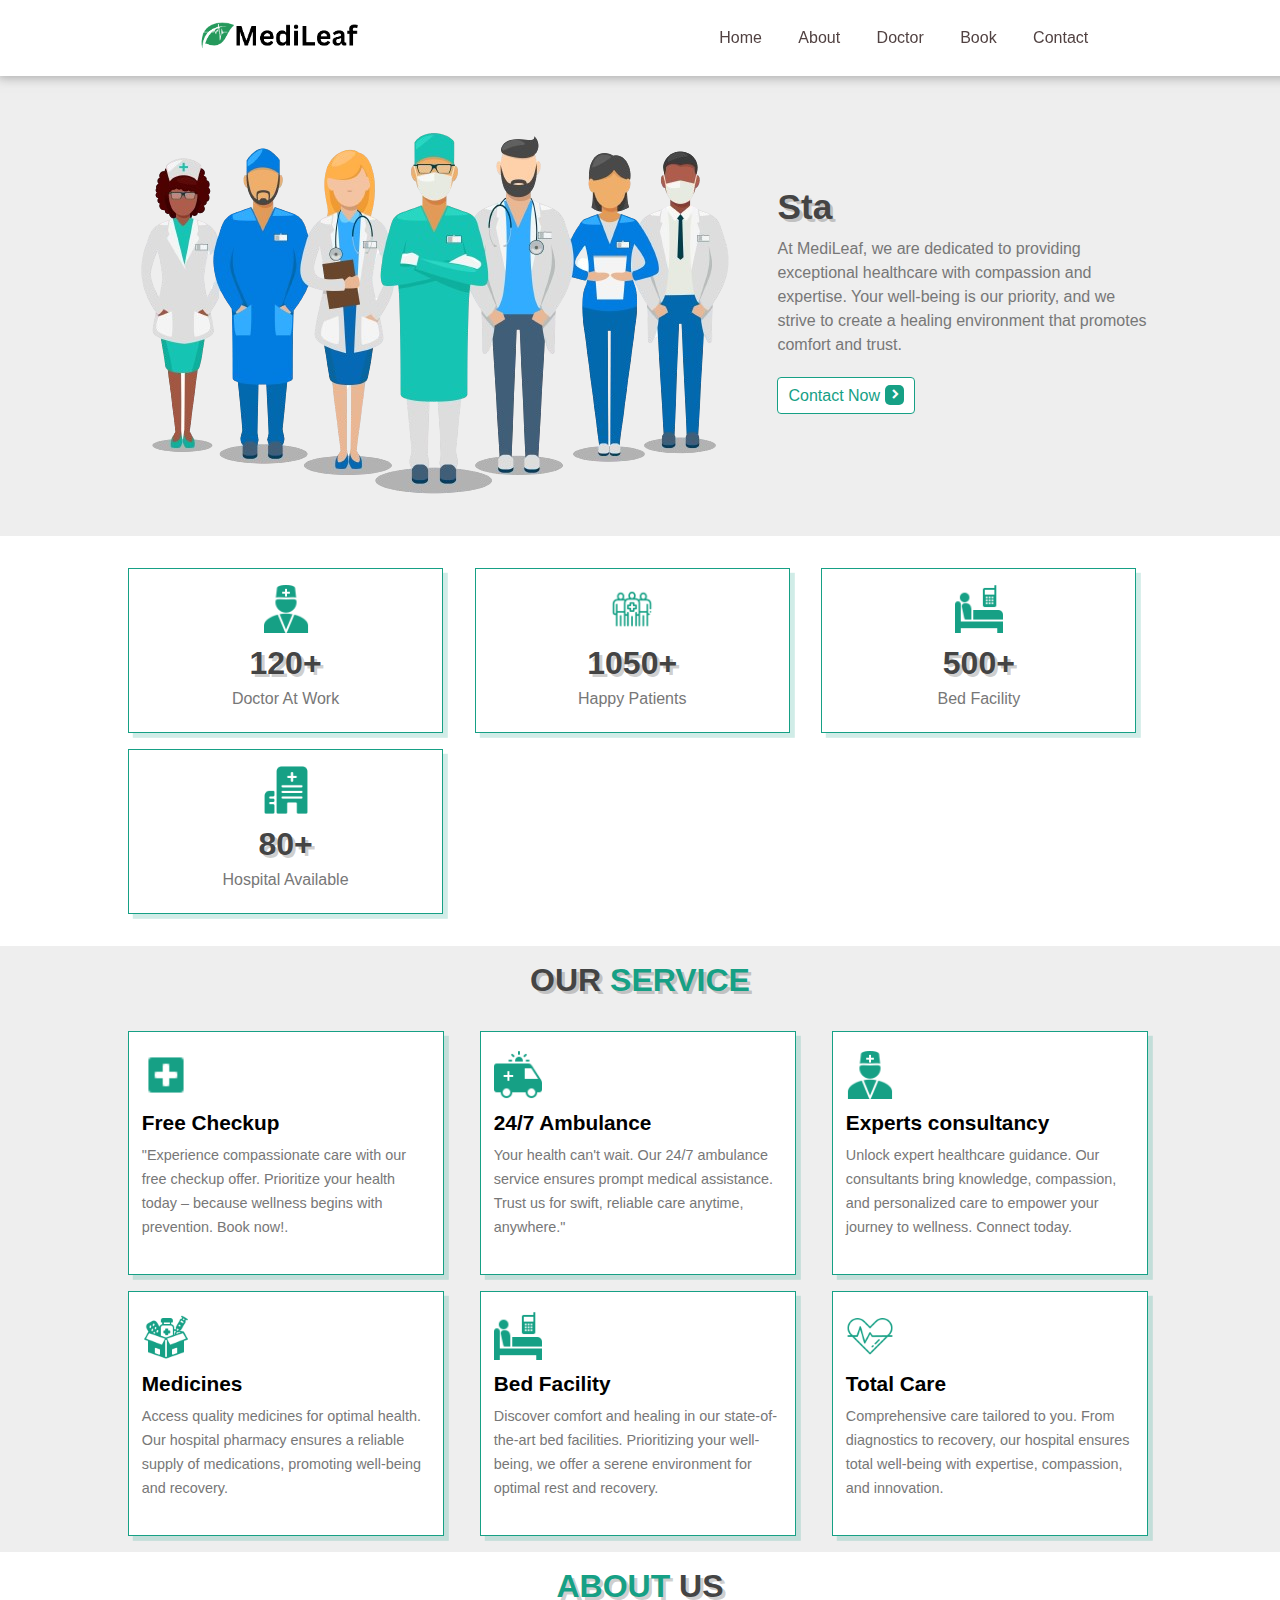
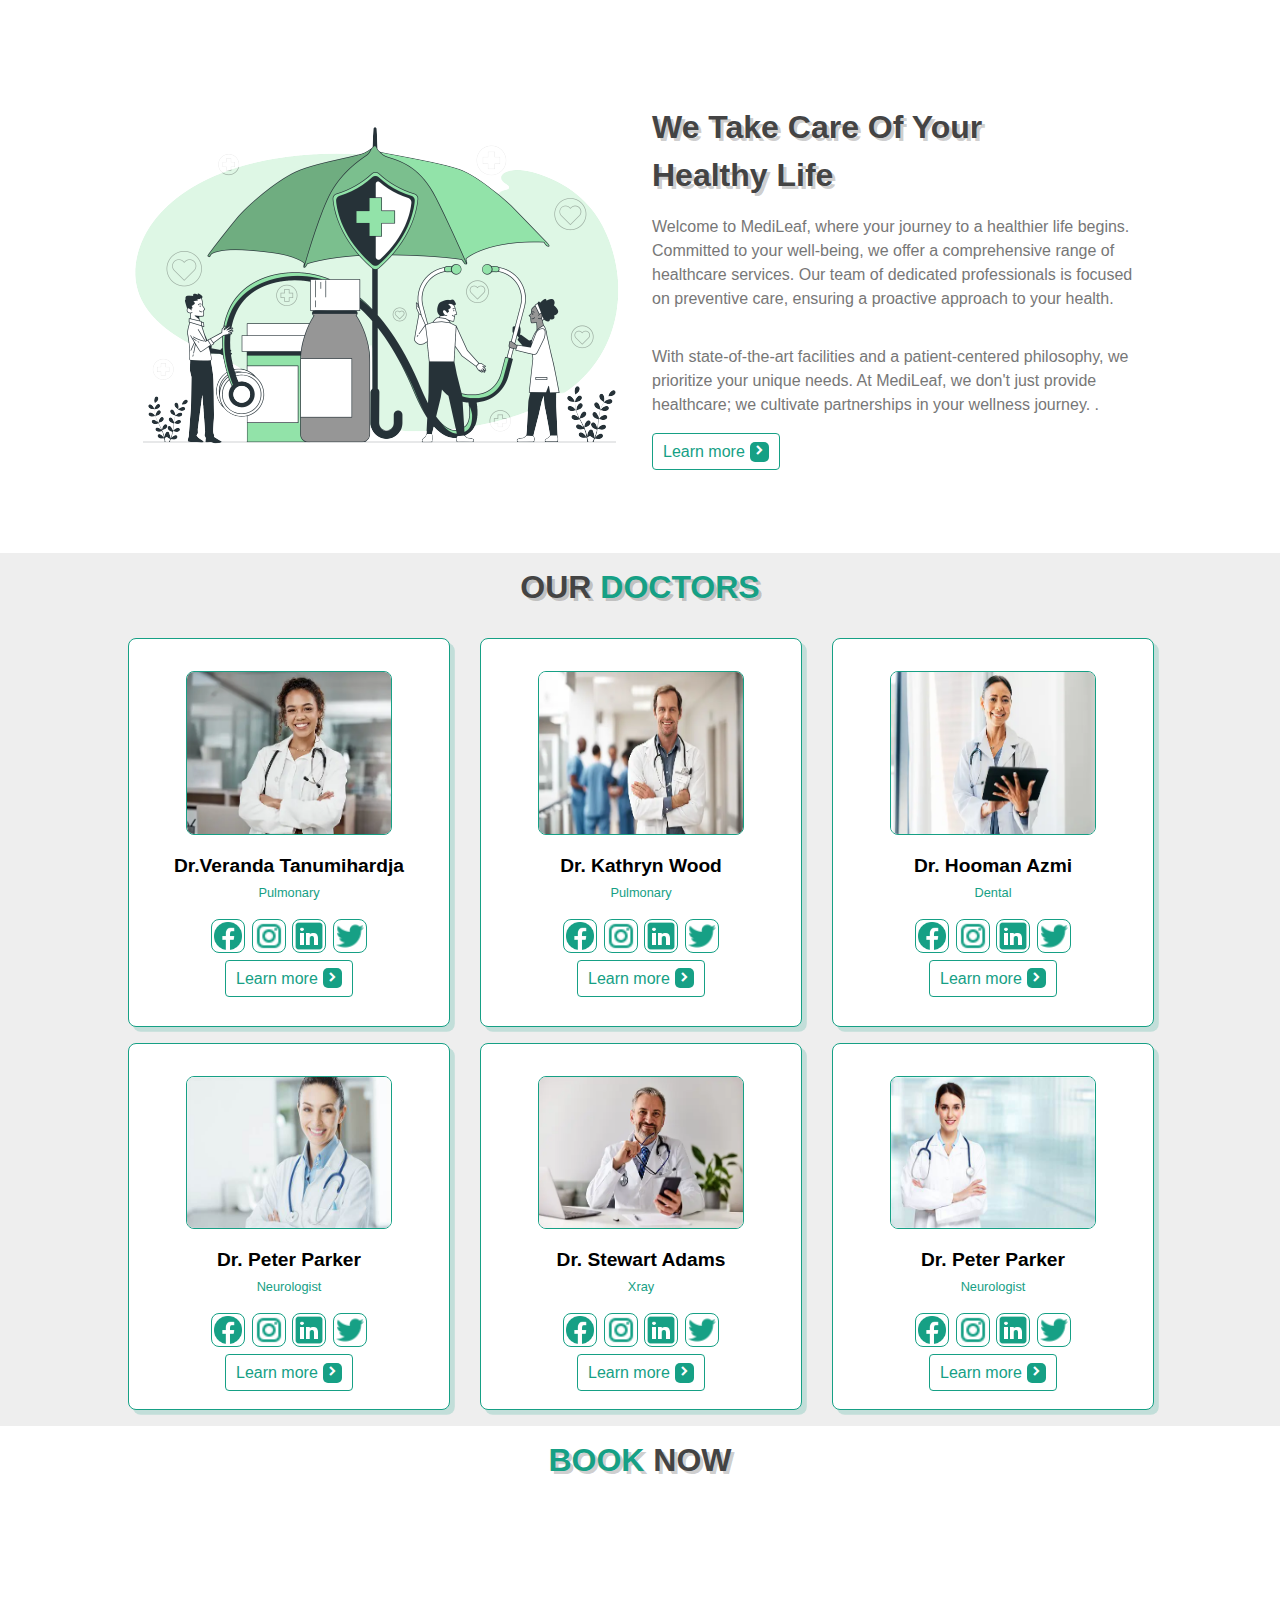
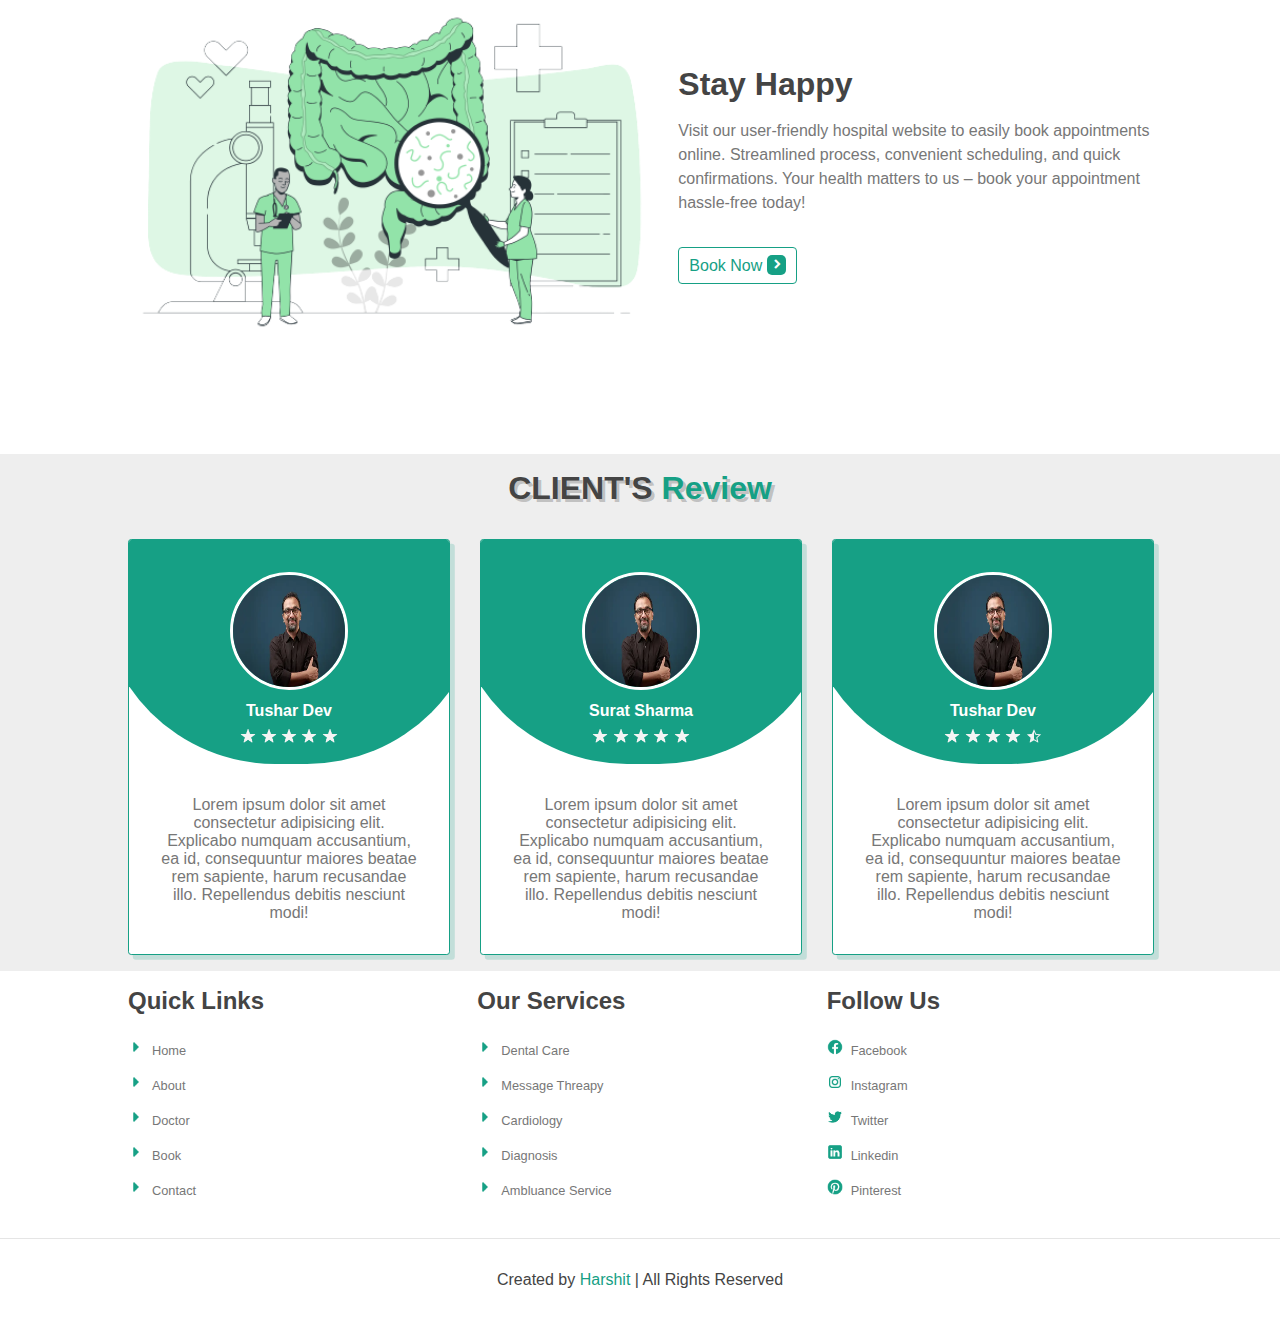
<file: index.html>
<!DOCTYPE html>
<html lang="en">

<head>
    <meta charset="UTF-8" />
    <meta name="viewport" content="width=device-width, initial-scale=1.0" />
    <title>MediLeaf</title>
    <link rel="stylesheet" href="style.css" />
    <link rel="stylesheet" href="https://unpkg.com/boxicons@latest/css/boxicons.min.css" />
    <link rel="stylesheet" href="https://cdnjs.cloudflare.com/ajax/libs/font-awesome/6.1.1/css/all.min.css" />
</head>

<body onload="typeAnimation()">
    <div class="nav">
        <div class="logo">
            <img src="image/MediLeaf-removebg-preview.png" alt="" />
        </div>
        <div class="left">
            <ul id="navbar">
                <li><a href="index.html">Home</a></li>
                <li><a href="About.html">About</a></li>
                <li><a href="Doctor.html">Doctor</a></li>
                <li><a href="BookNow.html">Book</a></li>
                <li><a href="Contact.html">Contact</a></li>
            </ul>
            <div class="menu"><i class="fa-solid fa-bars"></i></div>
        </div>
    </div>
    <div class="home">
        <div class="homesubContainer">
            <img src="image/homeimage-removebg-preview.png" alt="" class="home-Image" />
            <div style="flex:.2;"></div>
            <div class="quets">
                <h1 id="quetsContent"></h1>
                <p>
                    At MediLeaf, we are dedicated to providing exceptional healthcare with
                    compassion and expertise. Your well-being is our priority, and we
                    strive to create a healing environment that promotes comfort and
                    trust.
                </p>
                <a href="Contact.html"><button class="button">
                        Contact Now<span><i class="bx bxs-chevron-right"></i></span></button></a>
            </div>
        </div>
    </div>
    <!--  -------------------facality----------------------  -->
    <div class="section1">
        <div class="section-box">
            <img src="image/icons8-medical-doctor-50.png" alt="" />
            <h3>120+</h3>
            <p>Doctor At Work</p>
        </div>
        <div class="section-box">
            <img src="image/icons8-patients-50.png" alt="" />
            <h3>1050+</h3>
            <p>Happy Patients</p>
        </div>
        <div class="section-box">
            <img src="image/icons8-nurse-call-50.png" alt="" />
            <h3>500+</h3>
            <p>Bed Facility</p>
        </div>
        <div class="section-box">
            <img src="image/icons8-hospital-64.png" alt="" />
            <h3>80+</h3>
            <p>Hospital Available</p>
        </div>
    </div>

    <!-- -----------------------our-service----------------------- -->
    <div class="section2">
        <h1 class="heading">OUR <span>SERVICE</span></h1>
        <div class="services">
            <div class="service-box">
                <img src="image/icons8-hospital-30.png" alt="" />
                <h3>Free Checkup</h3>
                <p>
                    "Experience compassionate care with our free checkup offer.
                    Prioritize your health today – because wellness begins with
                    prevention. Book now!.
                </p>
            </div>
            <div class="service-box">
                <img src="image/icons8-ambulance-50.png" alt="" />
                <h3>24/7 Ambulance</h3>
                <p>
                    Your health can't wait. Our 24/7 ambulance service ensures prompt
                    medical assistance. Trust us for swift, reliable care anytime,
                    anywhere."
                </p>
            </div>
            <div class="service-box">
                <img src="image/icons8-medical-doctor-50.png" alt="" />
                <h3>Experts consultancy</h3>
                <p>
                    Unlock expert healthcare guidance. Our consultants bring knowledge,
                    compassion, and personalized care to empower your journey to
                    wellness. Connect today.
                </p>
            </div>
            <div class="service-box">
                <img src="image/icons8-medicines-64.png" alt="" />
                <h3>Medicines</h3>
                <p>
                    Access quality medicines for optimal health. Our hospital pharmacy
                    ensures a reliable supply of medications, promoting well-being and
                    recovery.
                </p>
            </div>
            <div class="service-box">
                <img src="image/icons8-nurse-call-50.png" alt="" />
                <h3>Bed Facility</h3>
                <p>
                    Discover comfort and healing in our state-of-the-art bed facilities.
                    Prioritizing your well-being, we offer a serene environment for
                    optimal rest and recovery.
                </p>
            </div>
            <div class="service-box">
                <img src="image/icons8-heartbeat-64.png" alt="" />
                <h3>Total Care</h3>
                <p>
                    Comprehensive care tailored to you. From diagnostics to recovery,
                    our hospital ensures total well-being with expertise, compassion,
                    and innovation.
                </p>
            </div>
        </div>
    </div>
    <!-- -----------------------About-us------------------- -->
    <div class="section3">
        <h1 class="heading-About"><span>ABOUT </span>US</h1>
        <div class="About">
            <img src="image/Public_health-bro-removebg-preview.png" alt="" />
            <div class="about-comtent">
                <h1>
                    We Take Care Of Your <br />
                    Healthy Life
                </h1>
                <p>
                    Welcome to MediLeaf, where your journey to a healthier life begins.
                    Committed to your well-being, we offer a comprehensive range of
                    healthcare services. Our team of dedicated professionals is focused
                    on preventive care, ensuring a proactive approach to your health.
                </p>
                <br />
                <p>
                    With state-of-the-art facilities and a patient-centered philosophy,
                    we prioritize your unique needs. At MediLeaf, we don't just provide
                    healthcare; we cultivate partnerships in your wellness journey. .
                </p>
                </p>
                <a href="About.html"> <button class="button">Learn more<span><i
                                class="bx bxs-chevron-right"></i></span></button></a>
            </div>
        </div>
    </div>

    <!-- ----------------------Our-Doctors------------------------ -->
    <div class="section4">
        <h1 class="heading-doctor">OUR <span>DOCTORS</span></h1>
        <div class="our-doctor">
            <div class="doctor-box">
                <img src="image/istockphoto-1372002650-170667a.webp" alt="" />
                <h4>Dr.Veranda Tanumihardja</h4>
                <p>Pulmonary</p>
                <div class="social-icons">
                    <a href=""><img src="image/icons8-facebook-50.png" alt="" /></a>
                    <a href=""> <img src="image/icons8-insta-24.png" alt="" /></a>
                    <a href=""><img src="image/icons8-linkedin-50 (1).png" alt="" /></a>
                    <a href=""><img src="image/icons8-twitter-30.png" alt="" /></a>
                </div>
                <a href="DoctorSpecification.html?greeting=0"><button class="button">
                        Learn more<span><i class="bx bxs-chevron-right"></i></span>
                    </button></a>
            </div>
            <div class="doctor-box">
                <img src="image/istockphoto-1421919800-170667a.webp" alt="" />
                <h4>Dr. Kathryn Wood</h4>
                <p>Pulmonary</p>
                <div class="social-icons">
                    <a href=""><img src="image/icons8-facebook-50.png" alt="" /></a>
                    <a href=""> <img src="image/icons8-insta-24.png" alt="" /></a>
                    <a href=""><img src="image/icons8-linkedin-50 (1).png" alt="" /></a>
                    <a href=""><img src="image/icons8-twitter-30.png" alt="" /></a>
                </div>
                <a href="DoctorSpecification.html?greeting=1"><button class="button">
                        Learn more<span><i class="bx bxs-chevron-right"></i></span>
                    </button></a>
            </div>
            <div class="doctor-box">
                <img src="image/istockphoto-1425469911-170667a.webp" alt="" />
                <h4>Dr. Hooman Azmi</h4>
                <p>Dental</p>
                <div class="social-icons">
                    <a href=""><img src="image/icons8-facebook-50.png" alt="" /></a>
                    <a href=""> <img src="image/icons8-insta-24.png" alt="" /></a>
                    <a href=""><img src="image/icons8-linkedin-50 (1).png" alt="" /></a>
                    <a href=""><img src="image/icons8-twitter-30.png" alt="" /></a>
                </div>
                <a href="DoctorSpecification.html?greeting=2"><button class="button">
                        Learn more<span><i class="bx bxs-chevron-right"></i></span>
                    </button></a>
            </div>
            <div class="doctor-box">
                <img src="image/OIP (1).jpeg" alt="" />
                <h4>Dr. Peter Parker</h4>
                <p>Neurologist</p>
                <div class="social-icons">
                    <a href=""><img src="image/icons8-facebook-50.png" alt="" /></a>
                    <a href=""> <img src="image/icons8-insta-24.png" alt="" /></a>
                    <a href=""><img src="image/icons8-linkedin-50 (1).png" alt="" /></a>
                    <a href=""><img src="image/icons8-twitter-30.png" alt="" /></a>
                </div><a href="DoctorSpecification.html?greeting=3"><button class="button">
                        Learn more<span><i class="bx bxs-chevron-right"></i></span>
                    </button></a>
            </div>

            <div class="doctor-box">
                <img src="image/istockphoto-1470505351-170667a.webp" alt="" />
                <h4>Dr. Stewart Adams</h4>
                <p>Xray</p>
                <div class="social-icons">
                    <a href=""><img src="image/icons8-facebook-50.png" alt="" /></a>
                    <a href=""> <img src="image/icons8-insta-24.png" alt="" /></a>
                    <a href=""><img src="image/icons8-linkedin-50 (1).png" alt="" /></a>
                    <a href=""><img src="image/icons8-twitter-30.png" alt="" /></a>
                </div><a href="DoctorSpecification.html?greeting=4"><button class="button">
                        Learn more<span><i class="bx bxs-chevron-right"></i></span>
                    </button></a>
            </div>

            <div class="doctor-box">
                <img src="image/OIP (2).jpeg" alt="" />
                <h4>Dr. Peter Parker</h4>
                <p>Neurologist</p>
                <div class="social-icons">
                    <a href=""><img src="image/icons8-facebook-50.png" alt="" /></a>
                    <a href=""> <img src="image/icons8-insta-24.png" alt="" /></a>
                    <a href=""><img src="image/icons8-linkedin-50 (1).png" alt="" /></a>
                    <a href=""><img src="image/icons8-twitter-30.png" alt="" /></a>
                </div><a href="DoctorSpecification.html?greeting=5"><button class="button">
                        Learn more<span><i class="bx bxs-chevron-right"></i></span>
                    </button></a>
            </div>
        </div>
    </div>

    <!-- -----------------------Book---------------------- -->
    <div class="section5">
        <h1 class="heading-book">BOOK <span>NOW</span></h1>
        <div class="book">
            <img src="image/Gut_health-bro-removebg-preview.png" alt="" />
            <div class="booking-content">
                <h1>Stay Happy</h1>
                <p>Visit our user-friendly hospital website to easily book appointments online. Streamlined process,
                    convenient scheduling, and quick confirmations. Your health matters to us – book your appointment
                    hassle-free today!</p>
                <a href="BookNow.html"><button class="button">
                        Book Now<span><i class="bx bxs-chevron-right"></i></span>
                    </button></a>
            </div>
        </div>
    </div>

    <!-- -------------------Client's Review----------------------- -->
    <div class="section6">
        <h1 class="heading-client">CLIENT'S <span>Review</span></h1>
        <div class="review">
            <div class="review-box">
                <img src="image/istockphoto-1277971635-170667a.webp" alt="" />
                <div class="review-blanck"></div>
                <div class="review-content">
                    <h4>Tushar Dev</h4>
                    <div class="rating">
                        <img src="image/icons8-star-30.png" alt="" />
                        <img src="image/icons8-star-30.png" alt="" />
                        <img src="image/icons8-star-30.png" alt="" />
                        <img src="image/icons8-star-30.png" alt="" />
                        <img src="image/icons8-star-30.png" alt="" />
                    </div>
                    <p>
                        Lorem ipsum dolor sit amet consectetur adipisicing elit. Explicabo
                        numquam accusantium, ea id, consequuntur maiores beatae rem
                        sapiente, harum recusandae illo. Repellendus debitis nesciunt
                        modi!
                    </p>
                </div>
            </div>
            <div class="review-box">
                <img src="image/istockphoto-1277971635-170667a.webp" alt="" />
                <div class="review-blanck"></div>
                <div class="review-content">
                    <h4>Surat Sharma</h4>
                    <div class="rating">
                        <img src="image/icons8-star-30.png" alt="" />
                        <img src="image/icons8-star-30.png" alt="" />
                        <img src="image/icons8-star-30.png" alt="" />
                        <img src="image/icons8-star-30.png" alt="" />
                        <img src="image/icons8-star-30.png" alt="" />
                    </div>
                    <p>
                        Lorem ipsum dolor sit amet consectetur adipisicing elit. Explicabo
                        numquam accusantium, ea id, consequuntur maiores beatae rem
                        sapiente, harum recusandae illo. Repellendus debitis nesciunt
                        modi!
                    </p>
                </div>
            </div>
            <div class="review-box">
                <img src="image/istockphoto-1277971635-170667a.webp" alt="" />
                <div class="review-blanck"></div>
                <div class="review-content">
                    <h4>Tushar Dev</h4>
                    <div class="rating">
                        <img src="image/icons8-star-30.png" alt="" />
                        <img src="image/icons8-star-30.png" alt="" />
                        <img src="image/icons8-star-30.png" alt="" />
                        <img src="image/icons8-star-30.png" alt="" />
                        <img src="image/icons8-star-half-empty-32.png" alt="" />
                    </div>
                    <p>
                        Lorem ipsum dolor sit amet consectetur adipisicing elit. Explicabo
                        numquam accusantium, ea id, consequuntur maiores beatae rem
                        sapiente, harum recusandae illo. Repellendus debitis nesciunt
                        modi!
                    </p>
                </div>
            </div>
        </div>
    </div>
    <!-- ------------------------ site-information---------------------- -->
    <div class="section8 footercolor">
        <div class="contact">
            <div class="contact-box">
                <h3>Quick Links</h3>
                <a href="index.html"><img src="image/icons8-sort-right-24.png" alt="" />Home</a>
                <a href="About.html"><img src="image/icons8-sort-right-24.png" alt="" />About</a>
                <a href="Doctor.html"><img src="image/icons8-sort-right-24.png" alt="" />Doctor</a>
                <a href="BookNow.html"><img src="image/icons8-sort-right-24.png" alt="" />Book</a>
                <a href="Contact.html"><img src="image/icons8-sort-right-24.png" alt="" />Contact</a>
            </div>
            <div class="contact-box">
                <h3>Our Services</h3>
                <a href=""><img src="image/icons8-sort-right-24.png" alt="" />Dental Care</a>
                <a href=""><img src="image/icons8-sort-right-24.png" alt="" />Message
                    Threapy</a>
                <a href=""><img src="image/icons8-sort-right-24.png" alt="" />Cardiology</a>
                <a href=""><img src="image/icons8-sort-right-24.png" alt="" />Diagnosis</a>
                <a href=""><img src="image/icons8-sort-right-24.png" alt="" />Ambluance
                    Service</a>
            </div>

            <div class="contact-box">
                <h3>Follow Us</h3>
                <a href=""><img src="image/icons8-facebook-50.png" alt="" />Facebook</a>
                <a href=""><img src="image/icons8-insta-24.png" alt="" />Instagram</a>
                <a href=""><img src="image/icons8-twitter-30.png" alt="" />Twitter</a>
                <a href=""><img src="image/icons8-linkedin-50 (1).png" alt="" />Linkedin</a>
                <a href=""><img src="image/icons8-pinterest-50.png" alt="" />Pinterest</a>
            </div>
        </div>

        <div class="programer">
            Created by <span>Harshit</span> | All Rights Reserved
        </div>
    </div>


    <script src="script.js"></script>
</body>

</html>
</file>
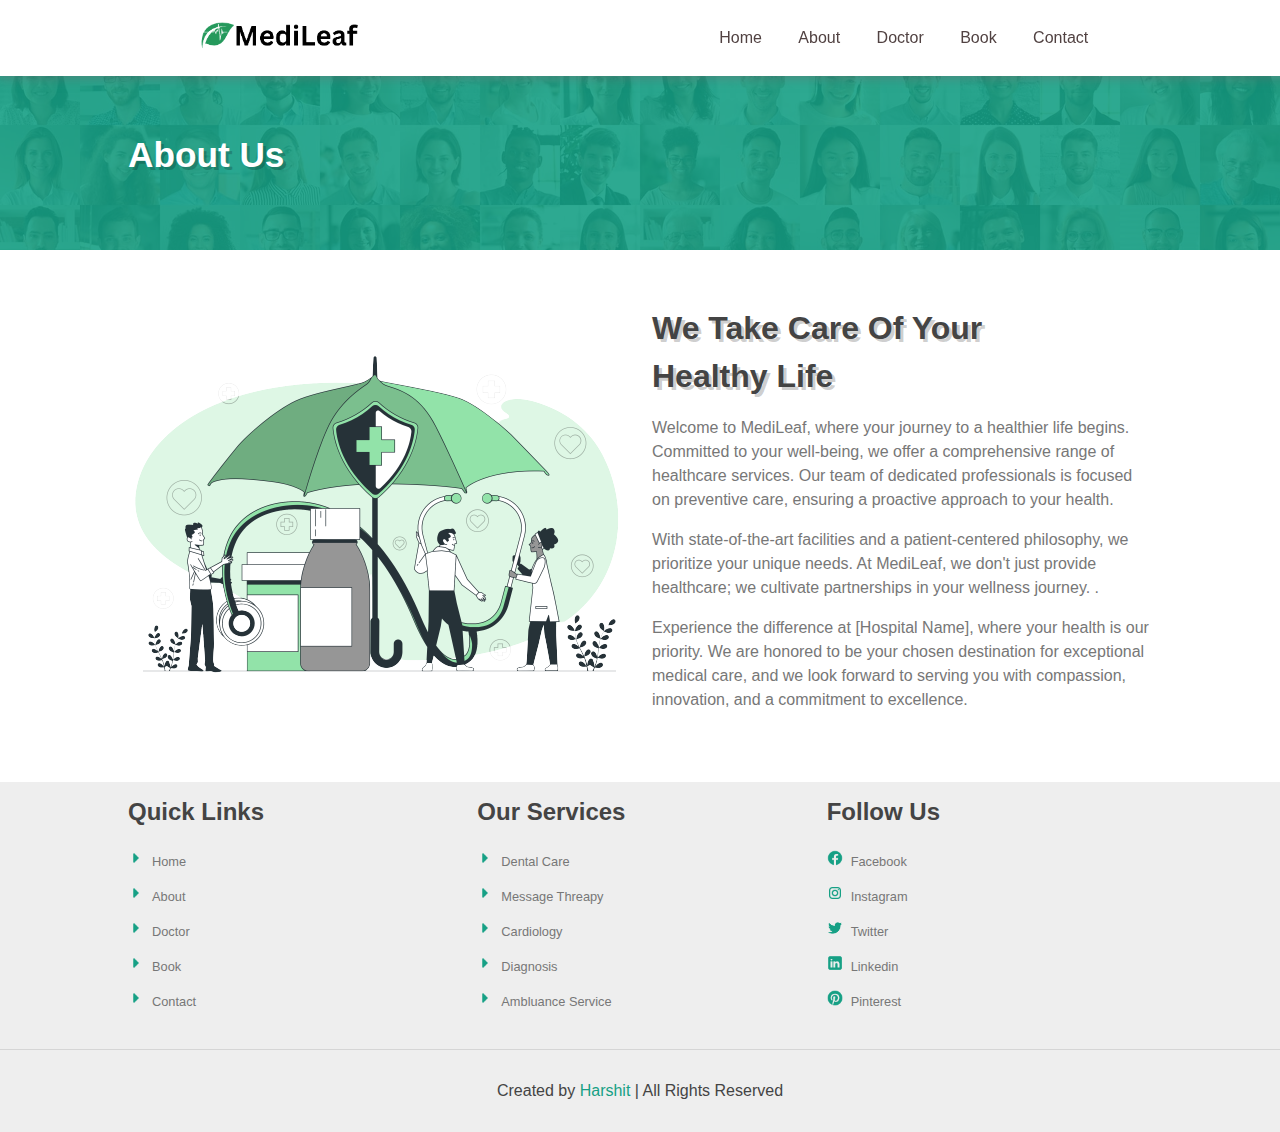
<file: About.html>
<!DOCTYPE html>
<html lang="en">

<head>
    <meta charset="UTF-8" />
    <meta name="viewport" content="width=device-width, initial-scale=1.0" />
    <title>MediLeaf</title>
    <link rel="stylesheet" href="style.css" />
    <link rel="stylesheet" href="https://unpkg.com/boxicons@latest/css/boxicons.min.css" />
    <link rel="stylesheet" href="https://cdnjs.cloudflare.com/ajax/libs/font-awesome/6.1.1/css/all.min.css" />
</head>

<body>
    <div class="nav">
        <div class="logo">
            <a href="index.html"> <img src="image/MediLeaf-removebg-preview.png" alt="" /></a>
        </div>
        <div class="left">
            <ul id="navbar">
                <li><a href="index.html">Home</a></li>
                <li><a href="About.html">About</a></li>
                <li><a href="Doctor.html">Doctor</a></li>
                <li><a href="BookNow.html">Book</a></li>
                <li><a href="Contact.html">Contact</a></li>
            </ul>
            <div class="menu"><i class="fa-solid fa-bars"></i></div>
        </div>
    </div>
    <section class="sub-Container">
        <img src="image/breadcrumb-2.jpg" alt="" class="sub-ContainerBanner">
        <h1 class="subContainerHeading">About Us</h1>
    </section>
    <!-- -----------------------About-us------------------- -->
    <div class="section3">
        <div class="About">
            <img src="image/Public_health-bro-removebg-preview.png" alt="" />
            <div class="about-comtent">
                <h1>
                    We Take Care Of Your <br />
                    Healthy Life
                </h1>
                <p>
                    Welcome to MediLeaf, where your journey to a healthier life begins.
                    Committed to your well-being, we offer a comprehensive range of
                    healthcare services. Our team of dedicated professionals is focused
                    on preventive care, ensuring a proactive approach to your health.
                </p>
                <p>
                    With state-of-the-art facilities and a patient-centered philosophy,
                    we prioritize your unique needs. At MediLeaf, we don't just provide
                    healthcare; we cultivate partnerships in your wellness journey. .
                </p>
                <p>
                    Experience the difference at [Hospital Name], where your health is our priority. We are honored to
                    be your chosen destination for exceptional medical care, and we look forward to serving you with
                    compassion, innovation, and a commitment to excellence.
                </p>
            </div>
        </div>
    </div>
    <div class="section8" >
        <div class="contact">
            <div class="contact-box">
                <h3>Quick Links</h3>
                <a href="index.html"><img src="image/icons8-sort-right-24.png" alt="" />Home</a>
                <a href="About.html"><img src="image/icons8-sort-right-24.png" alt="" />About</a>
                <a href="Doctor.html"><img src="image/icons8-sort-right-24.png" alt="" />Doctor</a>
                <a href="BookNow.html"><img src="image/icons8-sort-right-24.png" alt="" />Book</a>
                <a href="Contact.html"><img src="image/icons8-sort-right-24.png" alt="" />Contact</a>
            </div>
            <div class="contact-box">
                <h3>Our Services</h3>
                <a href=""><img src="image/icons8-sort-right-24.png" alt="" />Dental Care</a>
                <a href=""><img src="image/icons8-sort-right-24.png" alt="" />Message
                    Threapy</a>
                <a href=""><img src="image/icons8-sort-right-24.png" alt="" />Cardiology</a>
                <a href=""><img src="image/icons8-sort-right-24.png" alt="" />Diagnosis</a>
                <a href=""><img src="image/icons8-sort-right-24.png" alt="" />Ambluance
                    Service</a>
            </div>
           
            <div class="contact-box">
                <h3>Follow Us</h3>
                <a href=""><img src="image/icons8-facebook-50.png" alt="" />Facebook</a>
                <a href=""><img src="image/icons8-insta-24.png" alt="" />Instagram</a>
                <a href=""><img src="image/icons8-twitter-30.png" alt="" />Twitter</a>
                <a href=""><img src="image/icons8-linkedin-50 (1).png" alt="" />Linkedin</a>
                <a href=""><img src="image/icons8-pinterest-50.png" alt="" />Pinterest</a>
            </div>
        </div>

        <div class="programer">
            Created by <span>Harshit</span> | All Rights Reserved
        </div>
    </div>
    <script src="script.js"></script>
</body>

</html>
</file>
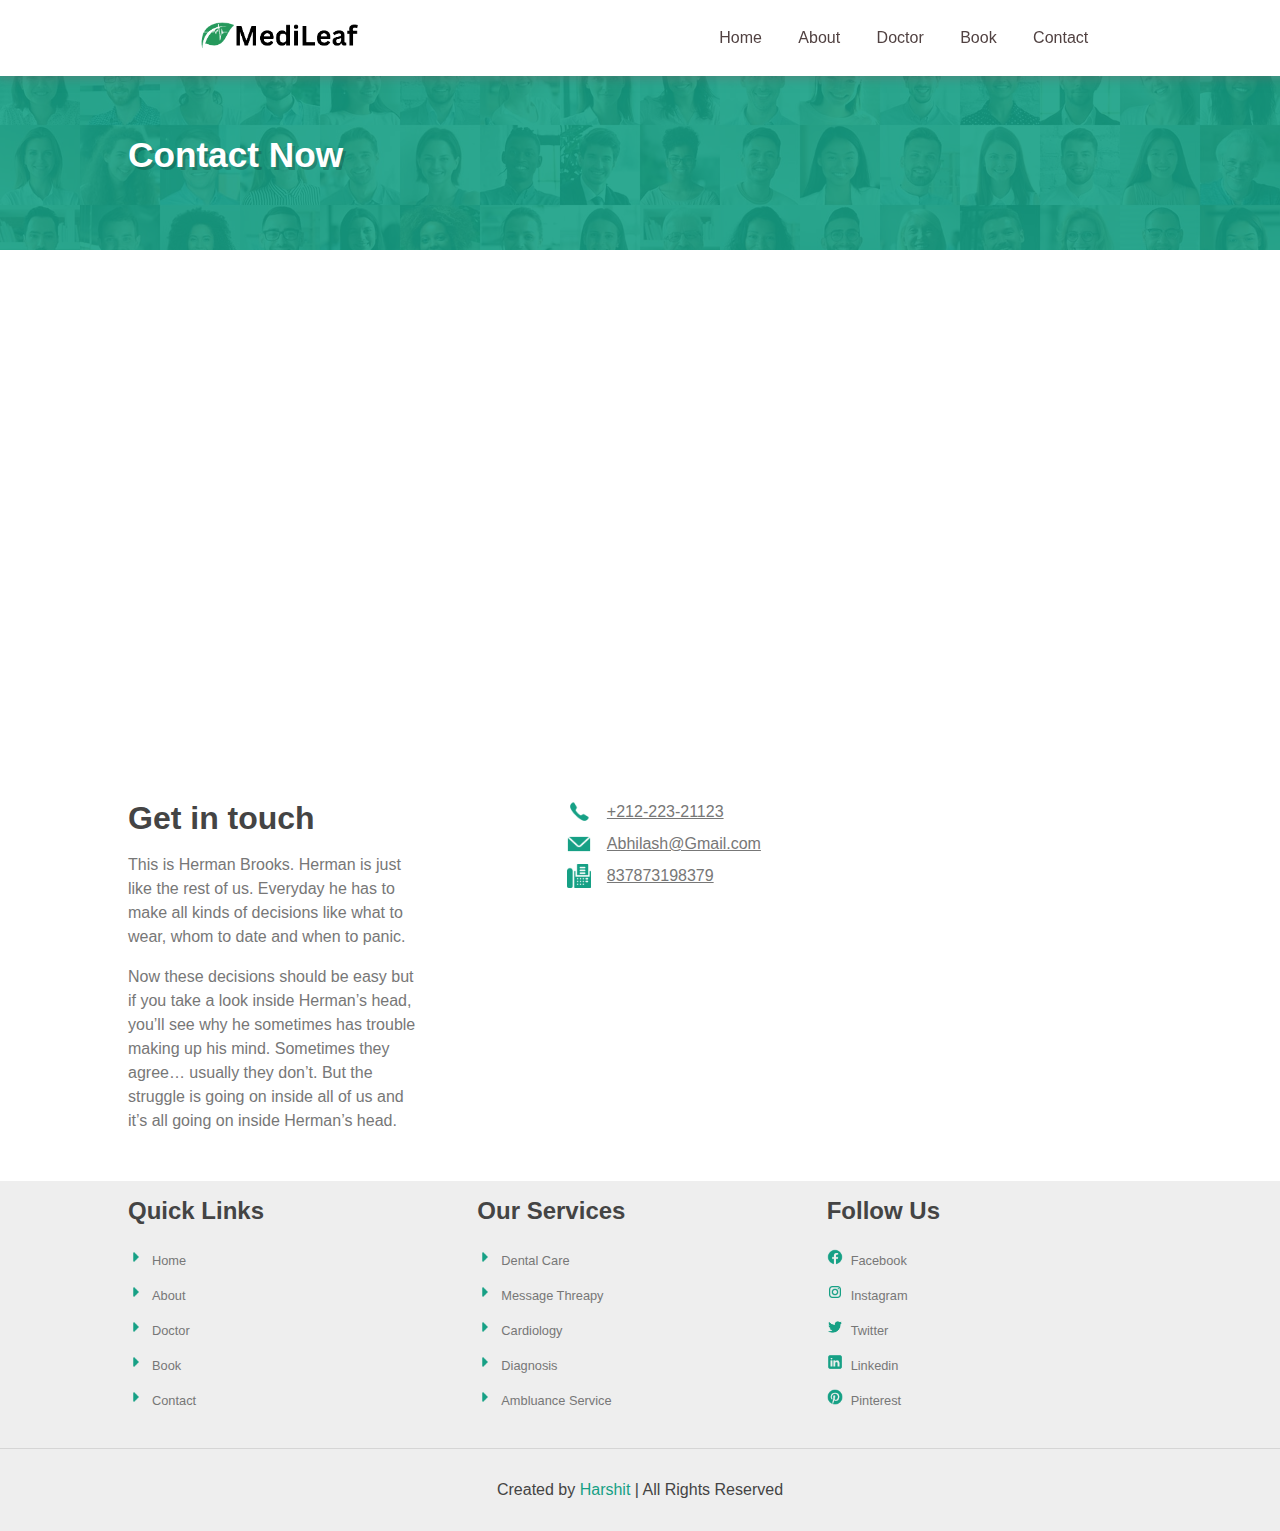
<file: Contact.html>
<!DOCTYPE html>
<html lang="en">

<head>
    <meta charset="UTF-8" />
    <meta name="viewport" content="width=device-width, initial-scale=1.0" />
    <title>MediLeaf</title>
    <link rel="stylesheet" href="style.css" />
    <link rel="stylesheet" href="https://unpkg.com/boxicons@latest/css/boxicons.min.css" />
    <link rel="stylesheet" href="https://cdnjs.cloudflare.com/ajax/libs/font-awesome/6.1.1/css/all.min.css" />
</head>

<body>
    <div class="nav">
        <div class="logo">
            <a href="index.html"> <img src="image/MediLeaf-removebg-preview.png" alt="" /></a>
        </div>
        <div class="left">
            <ul id="navbar">
                <li><a href="index.html">Home</a></li>
                <li><a href="About.html">About</a></li>
                <li><a href="Doctor.html">Doctor</a></li>
                <li><a href="BookNow.html">Book</a></li>
                <li><a href="Contact.html">Contact</a></li>
            </ul>
            <div class="menu"><i class="fa-solid fa-bars"></i></div>
        </div>
    </div>
    <section class="sub-Container">
        <img src="image/breadcrumb-2.jpg" alt="" class="sub-ContainerBanner">
        <h1 class="subContainerHeading">Contact Now </h1>
    </section>
    <section class="contactMainContainer">
        <div class="location">
            <iframe
                src="https://www.google.com/maps/embed?pb=!1m18!1m12!1m3!1d57694.230254309965!2d74.5905362609796!3d25.341492393707327!2m3!1f0!2f0!3f0!3m2!1i1024!2i768!4f13.1!3m3!1m2!1s0x3968c2368c070a55%3A0xc92f70a42dcb5294!2sBhilwara%2C%20Rajasthan!5e0!3m2!1sen!2sin!4v1684341235748!5m2!1sen!2sin"
                width="600" height="450" style="border:0;" allowfullscreen="" loading="lazy"
                referrerpolicy="no-referrer-when-downgrade"></iframe>
        </div>

        <div class="Contact-detail">
                <div class="contactContent">
                   <h1>Get in touch</h1>
                   <p>This is Herman Brooks. Herman is just like the rest of us. Everyday he has to make all kinds of decisions like what to wear, whom to date and when to panic.
                   </p>
                   <p>
                   Now these decisions should be easy but if you take a look inside Herman’s head, you’ll see why he sometimes has trouble making up his mind. Sometimes they agree… usually they don’t. But the struggle is going on inside all of us and it’s all going on inside Herman’s head.</p>    
                       
                   
                </div>
                 <div style="flex: .5;"></div>
                 <div class="contactInfo contactForm" >
                    <a href=""><img src="image/icons8-phone-30.png" alt="" />+212-223-21123</a>
                    <a href=""><img src="image/icons8-mail-30.png" alt="" />Abhilash@Gmail.com</a>
                    <a href=""><img src="image/fax.png" alt="" />837873198379</a>
                </div>
        </div>
    </section>
    <div class="section8" >
        <div class="contact">
            <div class="contact-box">
                <h3>Quick Links</h3>
                <a href="index.html"><img src="image/icons8-sort-right-24.png" alt="" />Home</a>
                <a href="About.html"><img src="image/icons8-sort-right-24.png" alt="" />About</a>
                <a href="Doctor.html"><img src="image/icons8-sort-right-24.png" alt="" />Doctor</a>
                <a href="BookNow.html"><img src="image/icons8-sort-right-24.png" alt="" />Book</a>
                <a href="Contact.html"><img src="image/icons8-sort-right-24.png" alt="" />Contact</a>
            </div>
            <div class="contact-box">
                <h3>Our Services</h3>
                <a href=""><img src="image/icons8-sort-right-24.png" alt="" />Dental Care</a>
                <a href=""><img src="image/icons8-sort-right-24.png" alt="" />Message
                    Threapy</a>
                <a href=""><img src="image/icons8-sort-right-24.png" alt="" />Cardiology</a>
                <a href=""><img src="image/icons8-sort-right-24.png" alt="" />Diagnosis</a>
                <a href=""><img src="image/icons8-sort-right-24.png" alt="" />Ambluance
                    Service</a>
            </div>
           
            <div class="contact-box">
                <h3>Follow Us</h3>
                <a href=""><img src="image/icons8-facebook-50.png" alt="" />Facebook</a>
                <a href=""><img src="image/icons8-insta-24.png" alt="" />Instagram</a>
                <a href=""><img src="image/icons8-twitter-30.png" alt="" />Twitter</a>
                <a href=""><img src="image/icons8-linkedin-50 (1).png" alt="" />Linkedin</a>
                <a href=""><img src="image/icons8-pinterest-50.png" alt="" />Pinterest</a>
            </div>
        </div>

        <div class="programer">
            Created by <span>Harshit</span> | All Rights Reserved
        </div>
    </div>

   
    <script src="script.js"></script>
</body>

</html>
</file>
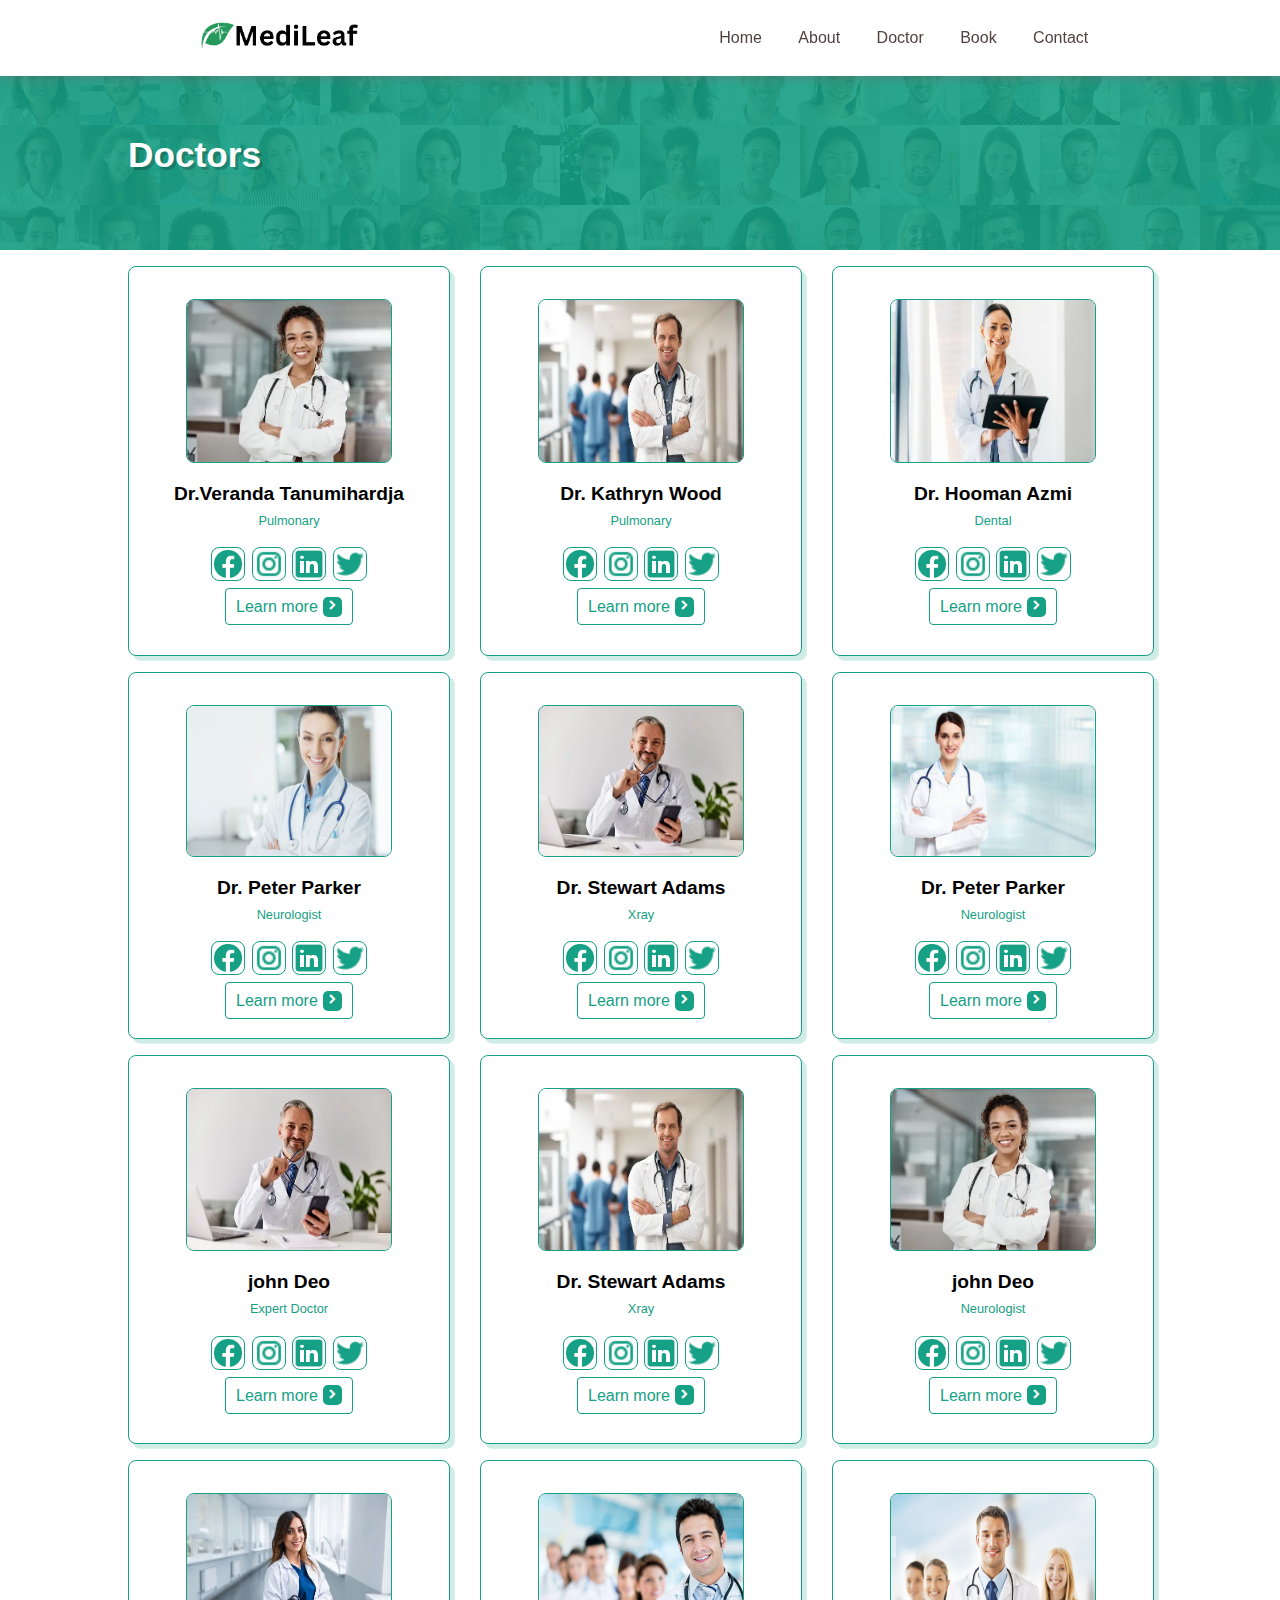
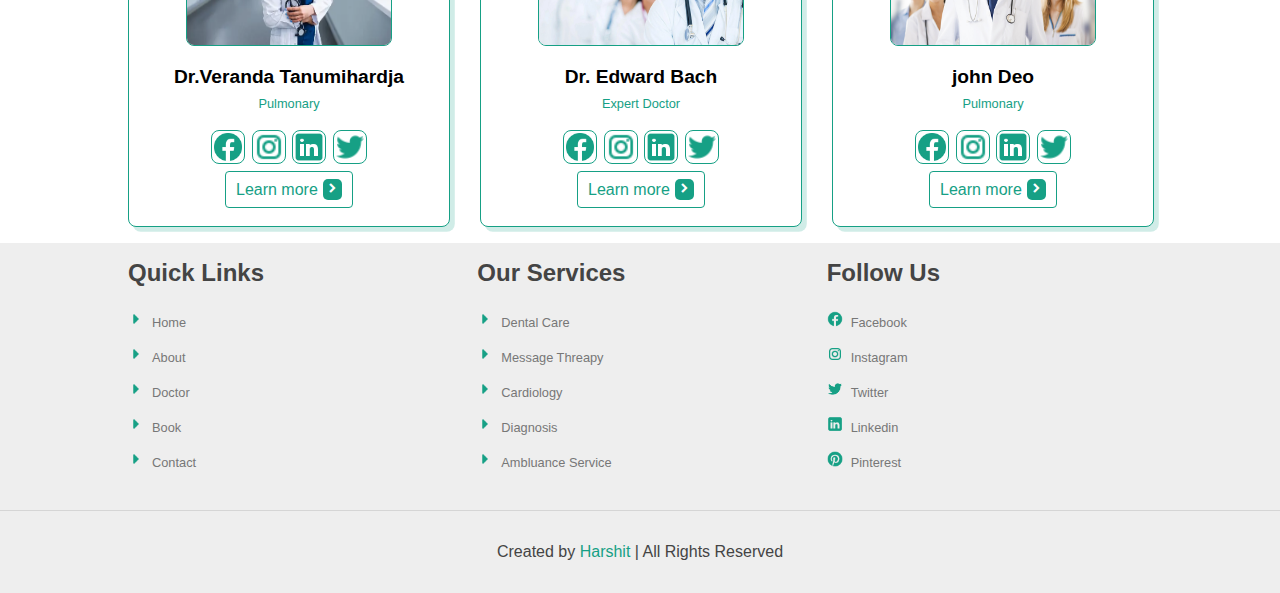
<file: Doctor.html>
<!DOCTYPE html>
<html lang="en">

<head>
    <meta charset="UTF-8" />
    <meta name="viewport" content="width=device-width, initial-scale=1.0" />
    <title>MediLeaf</title>
    <link rel="stylesheet" href="style.css" />
    <link rel="stylesheet" href="https://unpkg.com/boxicons@latest/css/boxicons.min.css" />
    <link rel="stylesheet" href="https://cdnjs.cloudflare.com/ajax/libs/font-awesome/6.1.1/css/all.min.css" />
</head>

<body>
    <div class="nav">
        <div class="logo">
            <a href="index.html"> <img src="image/MediLeaf-removebg-preview.png" alt="" /></a>
        </div>
        <div class="left">
            <ul id="navbar">
                <li><a href="index.html">Home</a></li>
                <li><a href="About.html">About</a></li>
                <li><a href="Doctor.html">Doctor</a></li>
                <li><a href="BookNow.html">Book</a></li>
                <li><a href="Contact.html">Contact</a></li>
            </ul>
            <div class="menu"><i class="fa-solid fa-bars"></i></div>
        </div>
    </div>
    <section class="sub-Container">
        <img src="image/breadcrumb-2.jpg" alt="" class="sub-ContainerBanner">
        <h1 class="subContainerHeading">Doctors</h1>
    </section>
    <!-- ----------------------Our-Doctors------------------------ -->
    <div class="section4 DoctorPage">
        <div class="our-doctor">
            <div class="doctor-box">
                <img src="image/istockphoto-1372002650-170667a.webp" alt="" />
                <h4>Dr.Veranda Tanumihardja</h4>
                <p>Pulmonary</p>
                <div class="social-icons">
                    <a href=""><img src="image/icons8-facebook-50.png" alt="" /></a>
                    <a href=""> <img src="image/icons8-insta-24.png" alt="" /></a>
                    <a href=""><img src="image/icons8-linkedin-50 (1).png" alt="" /></a>
                    <a href=""><img src="image/icons8-twitter-30.png" alt="" /></a>
                </div>
                <a href="DoctorSpecification.html?greeting=0"><button class="button">
                    Learn more<span><i class="bx bxs-chevron-right"></i></span>
                </button></a>
            </div>   
            <div class="doctor-box">
                <img src="image/istockphoto-1421919800-170667a.webp" alt="" />
                <h4>Dr. Kathryn Wood</h4>
                <p>Pulmonary</p>
                <div class="social-icons">
                    <a href=""><img src="image/icons8-facebook-50.png" alt="" /></a>
                    <a href=""> <img src="image/icons8-insta-24.png" alt="" /></a>
                    <a href=""><img src="image/icons8-linkedin-50 (1).png" alt="" /></a>
                    <a href=""><img src="image/icons8-twitter-30.png" alt="" /></a>
                </div> 
                <a href="DoctorSpecification.html?greeting=1"><button class="button">
                    Learn more<span><i class="bx bxs-chevron-right"></i></span>
                </button></a>
            </div>
            <div class="doctor-box">
                <img src="image/istockphoto-1425469911-170667a.webp" alt="" />
                <h4>Dr. Hooman Azmi</h4>
                <p>Dental</p>
                <div class="social-icons">
                    <a href=""><img src="image/icons8-facebook-50.png" alt="" /></a>
                    <a href=""> <img src="image/icons8-insta-24.png" alt="" /></a>
                    <a href=""><img src="image/icons8-linkedin-50 (1).png" alt="" /></a>
                    <a href=""><img src="image/icons8-twitter-30.png" alt="" /></a>
                </div>
                <a href="DoctorSpecification.html?greeting=2"><button class="button">
                    Learn more<span><i class="bx bxs-chevron-right"></i></span>
                </button></a>
            </div>
            <div class="doctor-box">
                <img src="image/OIP (1).jpeg" alt="" />
                <h4>Dr. Peter Parker</h4>
                <p>Neurologist</p>
                <div class="social-icons">
                    <a href=""><img src="image/icons8-facebook-50.png" alt="" /></a>
                    <a href=""> <img src="image/icons8-insta-24.png" alt="" /></a>
                    <a href=""><img src="image/icons8-linkedin-50 (1).png" alt="" /></a>
                    <a href=""><img src="image/icons8-twitter-30.png" alt="" /></a>
                </div><a href="DoctorSpecification.html?greeting=3"><button class="button">
                    Learn more<span><i class="bx bxs-chevron-right"></i></span>
                </button></a>
            </div>
            
            <div class="doctor-box">
                <img src="image/istockphoto-1470505351-170667a.webp" alt="" />
                <h4>Dr. Stewart Adams</h4>
                <p>Xray</p>
                <div class="social-icons">
                    <a href=""><img src="image/icons8-facebook-50.png" alt="" /></a>
                    <a href=""> <img src="image/icons8-insta-24.png" alt="" /></a>
                    <a href=""><img src="image/icons8-linkedin-50 (1).png" alt="" /></a>
                    <a href=""><img src="image/icons8-twitter-30.png" alt="" /></a>
                </div><a href="DoctorSpecification.html?greeting=4"><button class="button">
                    Learn more<span><i class="bx bxs-chevron-right"></i></span>
                </button></a>
            </div>
            
            <div class="doctor-box">
                <img src="image/OIP (2).jpeg" alt="" />
                <h4>Dr. Peter Parker</h4>
                <p>Neurologist</p>
                <div class="social-icons">
                    <a href=""><img src="image/icons8-facebook-50.png" alt="" /></a>
                    <a href=""> <img src="image/icons8-insta-24.png" alt="" /></a>
                    <a href=""><img src="image/icons8-linkedin-50 (1).png" alt="" /></a>
                    <a href=""><img src="image/icons8-twitter-30.png" alt="" /></a>
                </div><a href="DoctorSpecification.html?greeting=5"><button class="button">
                    Learn more<span><i class="bx bxs-chevron-right"></i></span>
                </button></a>
            </div>
            <div class="doctor-box">
                <img src="image/istockphoto-1470505351-170667a.webp" alt="" />
                <h4>john Deo</h4>
                <p>Expert Doctor</p>
                <div class="social-icons">
                    <a href=""><img src="image/icons8-facebook-50.png" alt="" /></a>
                    <a href=""> <img src="image/icons8-insta-24.png" alt="" /></a>
                    <a href=""><img src="image/icons8-linkedin-50 (1).png" alt="" /></a>
                    <a href=""><img src="image/icons8-twitter-30.png" alt="" /></a>
                </div><a href="DoctorSpecification.html?greeting=6"><button class="button">
                    Learn more<span><i class="bx bxs-chevron-right"></i></span>
                </button></a>
            </div>
            
            <div class="doctor-box">
                <img src="image/istockphoto-1421919800-170667a.webp" alt="" />
                <h4>Dr. Stewart Adams</h4>
                <p>Xray</p>
                <div class="social-icons">
                    <a href=""><img src="image/icons8-facebook-50.png" alt="" /></a>
                    <a href=""> <img src="image/icons8-insta-24.png" alt="" /></a>
                    <a href=""><img src="image/icons8-linkedin-50 (1).png" alt="" /></a>
                    <a href=""><img src="image/icons8-twitter-30.png" alt="" /></a>
                </div><a href="DoctorSpecification.html?greeting=7"><button class="button">
                    Learn more<span><i class="bx bxs-chevron-right"></i></span>
                </button></a>
            </div>
            <div class="doctor-box">
                <img src="image/istockphoto-1372002650-170667a.webp" alt="" />
                <h4>john Deo</h4>
                <p>Neurologist</p>
                <div class="social-icons">
                    <a href=""><img src="image/icons8-facebook-50.png" alt="" /></a>
                    <a href=""> <img src="image/icons8-insta-24.png" alt="" /></a>
                    <a href=""><img src="image/icons8-linkedin-50 (1).png" alt="" /></a>
                    <a href=""><img src="image/icons8-twitter-30.png" alt="" /></a>
                </div><a href="DoctorSpecification.html?greeting=8"><button class="button">
                    Learn more<span><i class="bx bxs-chevron-right"></i></span>
                </button></a>
            </div>
            <div class="doctor-box">
                <img src="image/istockphoto-1416945607-170667a.webp" alt="" />
                <h4>Dr.Veranda Tanumihardja</h4>
                <p>Pulmonary</p>
                <div class="social-icons">
                    <a href=""><img src="image/icons8-facebook-50.png" alt="" /></a>
                    <a href=""> <img src="image/icons8-insta-24.png" alt="" /></a>
                    <a href=""><img src="image/icons8-linkedin-50 (1).png" alt="" /></a>
                    <a href=""><img src="image/icons8-twitter-30.png" alt="" /></a>
                </div><a href="DoctorSpecification.html?greeting=9"><button class="button">
                    Learn more<span><i class="bx bxs-chevron-right"></i></span>
                </button></a>
            </div>
           
            <div class="doctor-box">
                <img src="image/wp2979775.webp" alt="" />
                <h4>Dr. Edward Bach</h4>
                <p>Expert Doctor</p>
                <div class="social-icons">
                    <a href=""><img src="image/icons8-facebook-50.png" alt="" /></a>
                    <a href=""> <img src="image/icons8-insta-24.png" alt="" /></a>
                    <a href=""><img src="image/icons8-linkedin-50 (1).png" alt="" /></a>
                    <a href=""><img src="image/icons8-twitter-30.png" alt="" /></a>
                </div><a href="DoctorSpecification.html?greeting=10"><button class="button">
                    Learn more<span><i class="bx bxs-chevron-right"></i></span>
                </button></a>
            </div>
            <div class="doctor-box">
                <img src="image/148119135239516.jpeg" alt="" />
                <h4>john Deo</h4>
                <p>Pulmonary</p>
                <div class="social-icons">
                    <a href=""><img src="image/icons8-facebook-50.png" alt="" /></a>
                    <a href=""> <img src="image/icons8-insta-24.png" alt="" /></a>
                    <a href=""><img src="image/icons8-linkedin-50 (1).png" alt="" /></a>
                    <a href=""><img src="image/icons8-twitter-30.png" alt="" /></a>
                </div><a href="DoctorSpecification.html?greeting=11"><button class="button">
                    Learn more<span><i class="bx bxs-chevron-right"></i></span>
                </button></a>

            </div>
        </div>
    </div>
   
    <!-- -----------------------------Footer-------------------------------------- -->
    <div class="section8" >
        <div class="contact">
            <div class="contact-box">
                <h3>Quick Links</h3>
                <a href="index.html"><img src="image/icons8-sort-right-24.png" alt="" />Home</a>
                <a href="About.html"><img src="image/icons8-sort-right-24.png" alt="" />About</a>
                <a href="Doctor.html"><img src="image/icons8-sort-right-24.png" alt="" />Doctor</a>
                <a href="BookNow.html"><img src="image/icons8-sort-right-24.png" alt="" />Book</a>
                <a href="Contact.html"><img src="image/icons8-sort-right-24.png" alt="" />Contact</a>
            </div>
            <div class="contact-box">
                <h3>Our Services</h3>
                <a href=""><img src="image/icons8-sort-right-24.png" alt="" />Dental Care</a>
                <a href=""><img src="image/icons8-sort-right-24.png" alt="" />Message
                    Threapy</a>
                <a href=""><img src="image/icons8-sort-right-24.png" alt="" />Cardiology</a>
                <a href=""><img src="image/icons8-sort-right-24.png" alt="" />Diagnosis</a>
                <a href=""><img src="image/icons8-sort-right-24.png" alt="" />Ambluance
                    Service</a>
            </div>

            <div class="contact-box">
                <h3>Follow Us</h3>
                <a href=""><img src="image/icons8-facebook-50.png" alt="" />Facebook</a>
                <a href=""><img src="image/icons8-insta-24.png" alt="" />Instagram</a>
                <a href=""><img src="image/icons8-twitter-30.png" alt="" />Twitter</a>
                <a href=""><img src="image/icons8-linkedin-50 (1).png" alt="" />Linkedin</a>
                <a href=""><img src="image/icons8-pinterest-50.png" alt="" />Pinterest</a>
            </div>
        </div>

        <div class="programer">
            Created by <span>Harshit</span> | All Rights Reserved
        </div>
    </div>
    <script src="script.js"></script>
</body>
</html>
</file>
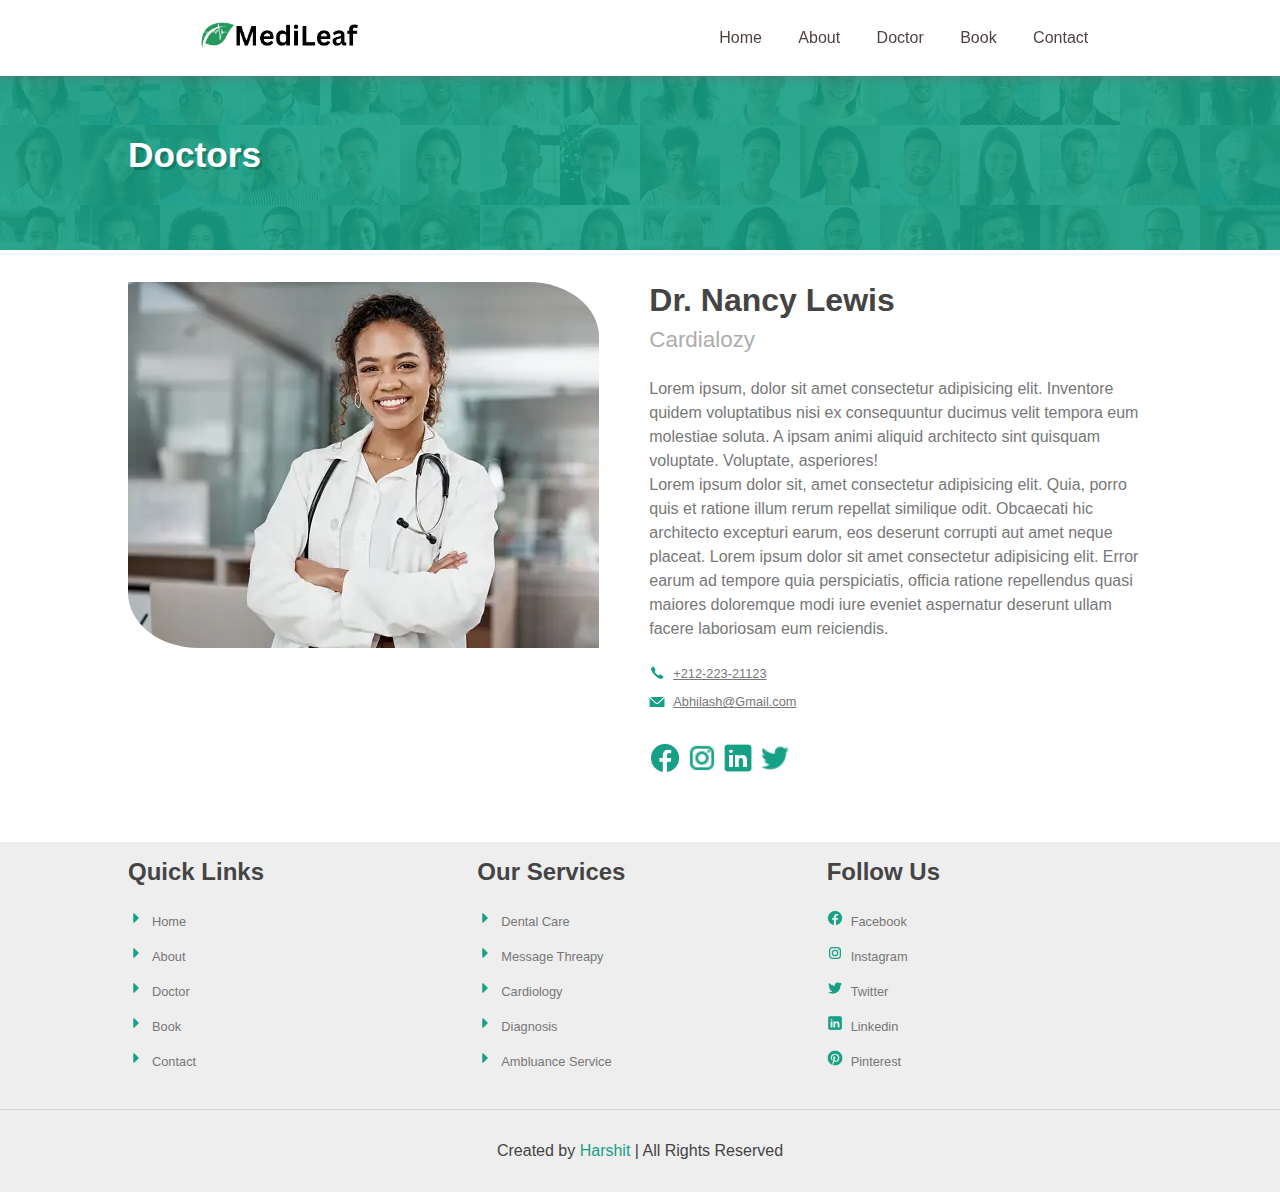
<file: DoctorSpecification.html>
<!DOCTYPE html>
<html lang="en">

<head>
    <meta charset="UTF-8" />
    <meta name="viewport" content="width=device-width, initial-scale=1.0" />
    <title>MediLeaf</title>
    <link rel="stylesheet" href="style.css" />
    <link rel="stylesheet" href="https://unpkg.com/boxicons@latest/css/boxicons.min.css" />
    <link rel="stylesheet" href="https://cdnjs.cloudflare.com/ajax/libs/font-awesome/6.1.1/css/all.min.css" />
</head>

<body>
    <div class="nav">
        <div class="logo">
            <a href="index.html"> <img src="image/MediLeaf-removebg-preview.png" alt="" /></a>
        </div>
        <div class="left">
            <ul id="navbar">
                <li><a href="index.html">Home</a></li>
                <li><a href="About.html">About</a></li>
                <li><a href="Doctor.html">Doctor</a></li>
                <li><a href="BookNow.html">Book</a></li>
                <li><a href="Contact.html">Contact</a></li>
            </ul>
            <div class="menu"><i class="fa-solid fa-bars"></i></div>
        </div>
    </div>
    <section class="sub-Container">
        <img src="image/breadcrumb-2.jpg" alt="" class="sub-ContainerBanner">
        <h1 class="subContainerHeading">Doctors</h1>
    </section>
    <!-- -------------------Doctor-DoctorSpecification--------------------- -->
    <section class="DoctorSpecification">
        <div class="DoctorSpecificationContainer">
            <img src="image/istockphoto-1372002650-170667a.webp" alt="" class="DoctorSpecificationImage">
            <div style="flex: .2;"></div>
            <div class="DoctorSpecificationContent">
                <h1 class="DoctorName">Dr. Nancy Lewis</h1>
                <p class="DoctorCategory">Cardialozy</p>
                <p class="DoctorDetail">Lorem ipsum, dolor sit amet consectetur adipisicing elit. Inventore quidem
                    voluptatibus nisi ex consequuntur ducimus velit tempora eum molestiae soluta. A ipsam animi aliquid
                    architecto sint quisquam voluptate. Voluptate, asperiores! <br> Lorem ipsum dolor sit, amet
                    consectetur adipisicing elit. Quia, porro quis et ratione illum rerum repellat similique odit.
                    Obcaecati hic architecto excepturi earum, eos deserunt corrupti aut amet neque placeat. Lorem ipsum
                    dolor sit amet consectetur adipisicing elit. Error earum ad tempore quia perspiciatis, officia
                    ratione repellendus quasi maiores doloremque modi iure eveniet aspernatur deserunt ullam facere
                    laboriosam eum reiciendis.</p>
                <div class="DoctorContactInfo">
                    <a href=""><img src="image/icons8-phone-30.png" alt="" />+212-223-21123</a>
                    <a href=""><img src="image/icons8-mail-30.png" alt="" />Abhilash@Gmail.com</a>
                </div>
                <div class="Doctor-social-icons">
                    <a href=""><img src="image/icons8-facebook-50.png" alt="" /></a>
                    <a href=""> <img src="image/icons8-insta-24.png" alt="" /></a>
                    <a href=""><img src="image/icons8-linkedin-50 (1).png" alt="" /></a>
                    <a href=""><img src="image/icons8-twitter-30.png" alt="" /></a>
                </div>
            </div>


        </div>
    </section>
    <div class="section8" >
        <div class="contact">
            <div class="contact-box">
                <h3>Quick Links</h3>
                <a href="index.html"><img src="image/icons8-sort-right-24.png" alt="" />Home</a>
                <a href="About.html"><img src="image/icons8-sort-right-24.png" alt="" />About</a>
                <a href="Doctor.html"><img src="image/icons8-sort-right-24.png" alt="" />Doctor</a>
                <a href="BookNow.html"><img src="image/icons8-sort-right-24.png" alt="" />Book</a>
                <a href="Contact.html"><img src="image/icons8-sort-right-24.png" alt="" />Contact</a>
            </div>
            <div class="contact-box">
                <h3>Our Services</h3>
                <a href=""><img src="image/icons8-sort-right-24.png" alt="" />Dental Care</a>
                <a href=""><img src="image/icons8-sort-right-24.png" alt="" />Message
                    Threapy</a>
                <a href=""><img src="image/icons8-sort-right-24.png" alt="" />Cardiology</a>
                <a href=""><img src="image/icons8-sort-right-24.png" alt="" />Diagnosis</a>
                <a href=""><img src="image/icons8-sort-right-24.png" alt="" />Ambluance
                    Service</a>
            </div>

            <div class="contact-box">
                <h3>Follow Us</h3>
                <a href=""><img src="image/icons8-facebook-50.png" alt="" />Facebook</a>
                <a href=""><img src="image/icons8-insta-24.png" alt="" />Instagram</a>
                <a href=""><img src="image/icons8-twitter-30.png" alt="" />Twitter</a>
                <a href=""><img src="image/icons8-linkedin-50 (1).png" alt="" />Linkedin</a>
                <a href=""><img src="image/icons8-pinterest-50.png" alt="" />Pinterest</a>
            </div>
        </div>

        <div class="programer">
            Created by <span>Harshit</span> | All Rights Reserved
        </div>
    </div>
            
    <script>
        const data = [{
            doctorname: 'Dr.Veranda Tanumihardja',
            doctorCategory: 'Pulmonary',
            image: 'image/istockphoto-1372002650-170667a.webp',
            content: "Veranda was born and raised in Jakarta, Indonesia. He graduated from the University of Singapore, where he completed is bachelor’s degree. His admission to the State Bar of California took place on the 25th of November, 1985.Weebles wobble but they don’t fall down. Weebles are around, don’t fall down! Weeble wobble, Weeble wobble, Weeble wobble, Weeble wobble, Weeble wobble, Weeble wobble. Don’t fall down! "
        },
        {
            doctorname: 'Dr. Kathryn Wood',
            doctorCategory: 'Pulmonary',
            image: ' image/istockphoto-1421919800-170667a.webp',
            content: "Veranda was born and raised in Jakarta, Indonesia. He graduated from the University of Singapore, where he completed is bachelor’s degree. His admission to the State Bar of California took place on the 25th of November, 1985.Weebles wobble but they don’t fall down. Weebles are around, don’t fall down! Weeble wobble, Weeble wobble, Weeble wobble, Weeble wobble, Weeble wobble, Weeble wobble. Don’t fall down! "
        },
        {
            doctorname: 'Dr. Hooman Azmi',
            doctorCategory: 'Dental',
            image: 'image/istockphoto-1425469911-170667a.webp',
            content: "Hooman was born and raised in Indonesia, North Way Indonesia He graduated from the University of Indonesia, where he completed is bachelor’s degree. His admission to the State Bar of London took place on the 10st of April, 1983.Weebles wobble but they don’t fall down. Weebles are around, don’t fall down! Weeble wobble, Weeble wobble, Weeble wobble, Weeble wobble, Weeble wobble, Weeble wobble. Don’t"
        },
        {
            doctorname: 'Dr. Peter Parker',
            doctorCategory: 'Neurologist',
            image: 'image/istockphoto-1425469911-170667a.webp',
            content: "Parker was born and raised in UK, North Way Australia He graduated from the University of British, where he completed is bachelor’s degree. His admission to the State Bar of London took place on the 10st of April, 1953.Weebles wobble but they don’t fall down. Weebles are around, don’t fall down! Weeble wobble, Weeble wobble, Weeble wobble, Weeble wobble, Weeble wobble, Weeble wobble. Don’t"
        },
        {
            doctorname: 'Dr. Stewart Adams',
            doctorCategory: 'Xray',
            image: 'image/istockphoto-1470505351-170667a.webp',
            content: "Veranda was born and raised in Jakarta, Indonesia. He graduated from the University of Singapore, where he completed is bachelor’s degree. His admission to the State Bar of California took place on the 25th of November, 1985.Weebles wobble but they don’t fall down. Weebles are around, don’t fall down! Weeble wobble, Weeble wobble, Weeble wobble, Weeble wobble, Weeble wobble, Weeble wobble. Don’t fall down! "
        },
        {
            doctorname: 'Dr. Edward Bach',
            doctorCategory: 'Pulmonary',
            image: 'image/istockphoto-1470505351-170667a.webp',
            content: "Veranda was born and raised in Jakarta, Indonesia. He graduated from the University of Singapore, where he completed is bachelor’s degree. His admission to the State Bar of California took place on the 25th of November, 1985.Weebles wobble but they don’t fall down. Weebles are around, don’t fall down! Weeble wobble, Weeble wobble, Weeble wobble, Weeble wobble, Weeble wobble, Weeble wobble. Don’t fall down! "
        },
        {     
            doctorname: 'Dr.Veranda Tanumihardja',
            doctorCategory: 'Xray',
            image: 'image/istockphoto-1470505351-170667a.webp',
            content: "Veranda was born and raised in Jakarta, Indonesia. He graduated from the University of Singapore, where he completed is bachelor’s degree. His admission to the State Bar of California took place on the 25th of November, 1985.Weebles wobble but they don’t fall down. Weebles are around, don’t fall down! Weeble wobble, Weeble wobble, Weeble wobble, Weeble wobble, Weeble wobble, Weeble wobble. Don’t fall down! "
        },
        {
            doctorname: 'Dr. Lisa Sanders',
            doctorCategory: 'Traumatology',
            image: 'image/istockphoto-1421919800-170667a.webp',
            content: "Veranda was born and raised in Jakarta, Indonesia. He graduated from the University of Singapore, where he completed is bachelor’s degree. His admission to the State Bar of California took place on the 25th of November, 1985.Weebles wobble but they don’t fall down. Weebles are around, don’t fall down! Weeble wobble, Weeble wobble, Weeble wobble, Weeble wobble, Weeble wobble, Weeble wobble. Don’t fall down! "
        },
        {
            doctorname: 'Dr. William Campbell',
            doctorCategory: 'Pediatric',
            image: 'image/istockphoto-1372002650-170667a.webp',
            content: "Veranda was born and raised in Jakarta, Indonesia. He graduated from the University of Singapore, where he completed is bachelor’s degree. His admission to the State Bar of California took place on the 25th of November, 1985.Weebles wobble but they don’t fall down. Weebles are around, don’t fall down! Weeble wobble, Weeble wobble, Weeble wobble, Weeble wobble, Weeble wobble, Weeble wobble. Don’t fall down! "
        },
        {
            doctorname: 'Dr. Peter Parker',
            doctorCategory: 'Neurologist',
            image: 'image/istockphoto-1416945607-170667a.webp',
            content: "Veranda was born and raised in Jakarta, Indonesia. He graduated from the University of Singapore, where he completed is bachelor’s degree. His admission to the State Bar of California took place on the 25th of November, 1985.Weebles wobble but they don’t fall down. Weebles are around, don’t fall down! Weeble wobble, Weeble wobble, Weeble wobble, Weeble wobble, Weeble wobble, Weeble wobble. Don’t fall down! "
        },
        {
            doctorname: 'Dr. Stewart Adams',
            doctorCategory: 'Xray',
            image: 'image/wp2979775.webp',
            content: "Veranda was born and raised in Jakarta, Indonesia. He graduated from the University of Singapore, where he completed is bachelor’s degree. His admission to the State Bar of California took place on the 25th of November, 1985.Weebles wobble but they don’t fall down. Weebles are around, don’t fall down! Weeble wobble, Weeble wobble, Weeble wobble, Weeble wobble, Weeble wobble, Weeble wobble. Don’t fall down! "
        },
        {
            doctorname: 'Dr. Edward Bach',
            doctorCategory: 'Pulmonary',
            image: 'image/148119135239516.jpeg',
            content: "Veranda was born and raised in Jakarta, Indonesia. He graduated from the University of Singapore, where he completed is bachelor’s degree. His admission to the State Bar of California took place on the 25th of November, 1985.Weebles wobble but they don’t fall down. Weebles are around, don’t fall down! Weeble wobble, Weeble wobble, Weeble wobble, Weeble wobble, Weeble wobble, Weeble wobble. Don’t fall down! "
        }
        ]
      
        const urlParams = new URLSearchParams(window.location.search);
        const greetingValue = urlParams.get('greeting');
        document.querySelector('.DoctorName').innerHTML = data[greetingValue].doctorname
        document.querySelector('.DoctorSpecificationImage').outerHTML = `<img src=${data[greetingValue].image} alt="" class="DoctorSpecificationImage"></img>`
        document.querySelector('.DoctorCategory').innerHTML = data[greetingValue].doctorCategory
        document.querySelector('.DoctorDetail').innerHTML = data[greetingValue].content
    </script>
    <script src="script.js"></script>
</body>

</html>
</file>
<file: style.css>
* {
    margin: 0;
    padding: 0;
    font-family: Arial, Helvetica, sans-serif;
}

html {
    overflow-x: hidden;
    scroll-padding-top: 7rem;
    scroll-behavior: smooth;
}

/* -------------------home page----------------- */

.nav {
    display: flex;
    align-items: center;
    justify-content: space-around;
    box-shadow: 0 0 10px 2px rgba(106, 106, 106, 0.5);
    padding: 20px;
    background: #fff;
    z-index: 10;
    position: fixed;
    width: 100%;
}

.logo img {
    width: 10rem;
    cursor: pointer;
}

.nav li {
    list-style: none;
    display: inline-block;
    margin-right: 2rem;
}

.nav li a {
    text-decoration: none;
    color: #514242;
}

.nav li a:hover {
    color: #16a085;
}

.left {
    display: flex;
    align-items: center;
}

.left .menu {
    font-size: 1.5rem;
    display: none;
    color: #16a085;
}

.home {
    padding-top: 6rem;
    padding-bottom: 2rem;
    background: #eee;

}
.homesubContainer{
    width: 80%;
    display: flex;
    align-items: center;
    margin: auto;
}

.home-Image {
    flex:1 ;
    width: 100%;
}

.quets {
    flex: 2;
}

.quets h1 {
    margin-bottom: 10px;
    text-shadow: .2rem .2rem 0 rgba(0, 0, 0, 0.2);
    color: #444;
    font-size: 2.2rem
}

.quets p {
    color: #777;
    margin-bottom: 10px;
    line-height: 1.5;
    margin-bottom: 20px;
}

.button {
    font-size: 1rem;
    color: #16a085;
    border: .1rem solid #16a085;
    padding: 8px 10px;
    border-radius: 4px;
    cursor: pointer;
    background: #fff;
}

.button:hover {
    color: #fff;
    background: #16a085;

}

.button span {
    padding: .1rem 0.1rem;
    background: #16a085;
    color: #fff;
    /* border: .1rem solid #16a085; */
    margin-left: 5px;
    border-radius: 5px;
}

.button:hover span {
    margin-left: 7px;
    background: #fff;
    color: #16a085;
}
@media screen and (max-width:1150px) {
    .home-Image {
        width: 50%;
    }
    .quets h1 {
        font-size: 2rem
    }
}

@media screen and (max-width:880px) {
    .nav {
        justify-content: space-between;
    }

    .logo img {
        width: 7rem;

    }
   
    .nav li {
        display: block;

    }

    .left .menu {
        display: initial;
        position: absolute;
        right: 4rem;
    }
    #navbar {
        padding: 2rem 2rem;
        width: 10rem;
        border: 0.1rem solid #16a085;
        background: #fff;
        position: absolute;
        top: 104%;
        right: 3rem;
        opacity: 0;
    }

    #navbar.menu-show {
        opacity: 1;
        transition: 0.25s ease-out;
        transform: scale(1);
    }

    .nav ul li {
        margin: 1rem;
    }
    .homesubContainer{
        display: inherit;
    }
    
    .home-Image {
        width: 100%;
    }
    .quets h1{
        font-size: 2rem;
    }
}
@media screen and (max-width:500px) {
    .quets h1{
        font-size: 1.7rem;
    }
}

/* -------------------facality---------------------- */
.section1 {


    display: grid;
    grid-template-columns: repeat(auto-fit, minmax(250px, 1fr));
    grid-column-gap: 1rem;
    grid-row-gap: 1rem;
    width: 80%;
    margin: auto;
    margin-top: 2rem;
    margin-bottom: 2rem;
}

.section-box {
    border: .1rem solid #16a085;
    width: 85%;
    text-align: center;
    padding: 1rem;
    box-shadow: .3rem .3rem 0 rgba(22, 160, 133, .2);
    cursor: pointer;

}

.section-box img {
    width: 3rem;
    margin-bottom: .5rem;
}

.section-box h3 {
    margin-bottom: .5rem;
    font-size: 2rem;
    color: #444;
    text-shadow: .2rem .2rem 0 rgba(0, 0, 0, 0.2);
}

.section-box p {
    margin-bottom: 0.5rem;
    color: #777;
}

@media screen and (max-width:800px) {
    .section-box {
        width: 88%;
    }
}

/* ----------------- Our-Service------------------- */
.section2 {
    /* width: 100%;  */

    padding-top: 1rem;
    padding-bottom: 1rem;
    background: #eee;

}

.services {
    margin: auto;
    width: 80%;
    display: grid;
    grid-template-columns: repeat(auto-fit, minmax(250px, 1fr));
    grid-column-gap: 2rem;
    grid-row-gap: 1rem;

}

.section2 .heading {
    font-size: 2rem;
    /* margin-top: 2rem; */
    margin-bottom: 2rem;
    text-align: center;
    text-shadow: .2rem .2rem 0 rgba(0, 0, 0, 0.2);
    color: #444;
}

.heading span {
    color: #16a085;
}

.section2 .service-box {
    border: .1rem solid #16a085;
    width: 90%;
    padding: 1.2rem 0.8rem;
    box-shadow: .3rem .3rem 0 rgba(22, 160, 133, .2);
    background: #fff;

}

.service-box img {
    margin-bottom: .5rem;
    width: 3rem;
}

.service-box h3 {
    margin-bottom: .5rem;
    font-size: 1.3rem;
}

.service-box p {
    margin-bottom: 1rem;
    color: #777;
    font-size: .9rem;
    line-height: 1.5rem;
}

/* -----------------------About-Us-------------------- */
.section3 {
    background: #fff;
    padding-top: 1rem;
    padding-bottom: 1rem;
}

.heading-About {
    font-size: 2rem;
    text-align: center;
    text-shadow: .2rem .2rem 0 rgba(0, 0, 0, 0.2);
    margin-bottom: 2rem;
    color: #444;
}

.heading-About span {
    color: #16a085;
}

.About {
    display: flex;
    align-items: center;
    /* justify-content: center; */
    gap: 1.5rem;
    width: 80%;
    margin: auto;
}

.About img {
    width: 50%;
    flex: 1.5;

}

.about-comtent {
    flex: 2;
}

.about-comtent h1 {
    color: #444;
    text-shadow: .2rem .2rem 0 rgba(0, 0, 0, 0.2);
    line-height: 3rem;
    margin-bottom: 1rem;

}

.about-comtent p {
    color: #777;
    font-size: 1rem;
    line-height: 1.5rem;
    margin-bottom: 1rem;
}

@media screen and (max-width:1100px) {


    .about-comtent h1 {
        font-size: 1.8rem;
        color: #444;
        text-shadow: .2rem .2rem 0 rgba(0, 0, 0, 0.2);
        line-height: 3rem;
        margin-bottom: 1rem;

    }

    .about-comtent p {
        color: #777;
        font-size: .8rem;
        line-height: 1rem;
        margin-bottom: .8rem;

    }
}

@media screen and (max-width:1000px) {
    .about-comtent {
        flex: 3;
    }

    .About img {
        width: 60%;
    }

    .about-comtent h1 {
        font-size: 1.5rem;
        color: #444;
        text-shadow: .2rem .2rem 0 rgba(0, 0, 0, 0.2);
        line-height: 2rem;
        margin-bottom: 1rem;

    }

    .about-comtent p {
        color: #777;
        font-size: .8rem;
        line-height: 1.2rem;
        margin-bottom: .5rem;

    }
}

@media screen and (max-width:880px) {
    .About {
        flex-direction: column;
    }

    .About img {
        width: 100%;
        flex: inherit;

    }

    .about-comtent {
        flex: inherit;
    }
}

/* ---------------------Our-doctor------------------- */

.section4 {

    background: #eee;
    padding-top: 1rem;
    padding-bottom: 1rem;
}
.DoctorPage{
    background: #fff;
}

.heading-doctor {
    font-size: 2rem;
    margin-bottom: 2rem;
    text-align: center;
    text-shadow: .2rem .2rem 0 rgba(0, 0, 0, 0.2);
    color: #444;
}

.heading-doctor span {
    color: #16a085;
}

.our-doctor {
    width: 80%;
    margin: auto;
    display: grid;
    grid-template-columns: repeat(auto-fit, minmax(250px, 1fr));
    grid-column-gap: 2rem;
    grid-row-gap: 1rem
}

.doctor-box {
    width: 80%;
    text-align: center;
    border: .1rem solid #16a085;
    border-radius: .5rem;
    padding: 2rem;
    box-shadow: .3rem .3rem 0 rgba(22, 160, 133, .2);
    background: #fff;
}

.doctor-box img {
    width: 80%;
    height: 50%;
    border: .1rem solid #16a085;
    border-radius: .5rem;
    margin-bottom: 1rem;

}

.doctor-box h4 {
    font-size: 1.2rem;
    margin-bottom: .5rem;

}

.doctor-box p {
    color: #16a085;
    font-size: .8rem;
    margin-bottom: 1rem;

}

.social-icons {

    display: flex;
    justify-content: center;
}

.social-icons img {
    width: 2rem;
    height: 2rem;
    margin: .2rem;
    cursor: pointer;
}

.social-icons a :hover {
    transform: scale(.9);
}

/* --------------------------DoctorSpecification-Page-------------------------------  */
.DoctorSpecification {
    padding: 2rem 0;
    width: 80%;
    margin: auto;
}

.DoctorSpecificationContainer {
    display: flex;

}

.DoctorSpecificationImage {
    flex: 1;
    width: 50%;
    height: 100%;
    border-radius: 0% 15%;
}

.DoctorSpecificationContent {
    flex: 2;
}

.DoctorName {
    font-size: 2rem;
    color: #444;
}

.DoctorCategory {
    margin-top: .5rem;
    font-size: 1.4rem;
    color: #adadad;
}

.DoctorDetail {
    font-size: 1rem;
    color: #777;
    margin: 1.5rem 0;
    line-height: 1.5;
}

.DoctorContactInfo a {
    display: flex;
    align-items: center;
    font-size: .8rem;
    color: #777;
    margin-bottom: .8rem;
}

.DoctorContactInfo img {
    margin-right: .5rem;
    width: 1rem;
    height: 1rem;
}

.Doctor-social-icons {
    margin: 2rem 0;
}

.Doctor-social-icons img {
    width: 2rem;
    height: 2rem;

}

@media screen and (max-width:1100px) {
    .DoctorSpecificationImage {
        width: 50%;
        height: 50%;
    }
}

@media screen and (max-width:880px) {
    .DoctorSpecificationContainer {
        flex-direction: column;

    }

    .DoctorSpecificationImage {
        width: 20rem;
        height: 20rem;
        margin: auto;
        margin-bottom: 1.5rem;
    }
}
@media screen and (max-width:410px) {
    .DoctorSpecificationImage {
        width: 100%;
        height: 100%;
        
    }
}


/* -------------------Book-Now------------------- */

.section5 {
    background: #fff;
    padding-top: 1rem;
    padding-bottom: 1rem;
}

.heading-book {
    font-size: 2rem;
    margin-bottom: 2rem;
    text-align: center;
    text-shadow: .2rem .2rem 0 rgba(0, 0, 0, 0.2);
    color: #16a085;
}

.heading-book span {
    color: #444;
}

.book {
    width: 80%;
    margin: auto;
    display: flex;
    align-items: center;
    gap: 1.5rem;
}

.book img {
    width: 100%;
    flex: 2;
}
.booking-content{
    flex: 1.8;  
}
.booking-content h1{
    font-size: 2rem;
    color: #444;
    margin-bottom: 1rem;
}
.booking-content p{
    color: #777;
    line-height: 1.5rem;
    margin-bottom:2rem ;
}
.book-content {
    text-align: center;
    /* width: 100%; */
    padding: 1rem;
    border: .1rem solid #16a085;
    flex: 1.8;
}

.book-content-heading {
    text-align: center;
    margin-bottom: .5rem;
}

#name,
#number,
#email,
#date {
    width: 98%;
    padding: .2rem;
    margin: 0 0rem .5rem 0;
}
#bookNow input::placeholder{
    color: #444;
}

.error {
    margin: 0 0 .5rem 0;
    font-size: .8rem;
    text-align: left;
    color: red;
}

#submitButton {

    border: .1rem solid #16a085;
    color: #16a085;
    background: #fff;
    transition: all 50ms;
    font-size: 1rem;
    padding: .5rem 2rem;
    border-radius: .2rem;
}

#submitButton:hover {
    color: #fff;
    background: #16a085;
}


@media screen and (max-width:1100px) {
    .book img {
        width: 50%;
    } 
}


@media screen and (max-width:880px) {
    .book {
        flex-direction: column;
    }

    .book img {
        width: 100%;
        flex: inherit;
    }

    .book-content {
        width: 100%;
        flex: inherit;
    }
}


/* -------------------------Client's Review-------------------- */

.section6 {

    background: #eee;
    padding-top: 1rem;
    padding-bottom: 1rem;
}

.heading-client {
    font-size: 2rem;
    color: #444;
    margin-bottom: 2rem;
    text-align: center;
    text-shadow: .2rem .2rem 0 rgba(0, 0, 0, 0.2);
}

.heading-client span {
    color: #16a085;
}

.review {
    /* position: absolute; */
    width: 80%;
    margin: auto;
    display: grid;
    grid-template-columns: repeat(auto-fit, minmax(250px, 1fr));
    grid-column-gap: 2rem;
    grid-row-gap: 1rem;

}

.review-box {
    background: #fff;
    border-radius: .2rem;
    border: .1rem solid #16a085;
    width: 80%;
    box-shadow: .3rem .3rem 0 rgba(22, 160, 133, .2);
    text-align: center;
    padding: 2rem;
    overflow: hidden;
    position: relative;
    z-index: 2;
}

.review-box img {
    border: .2rem solid #fff;
    border-radius: 10rem;
    width: 7rem;
    height: 7rem;
    margin-bottom: .5rem;
}

.review-blanck {
    content: " ";
    background: #16a085;
    width: 120%;
    height: 14rem;
    position: absolute;
    border-bottom-left-radius: 11rem;
    z-index: -1;
    border-bottom-right-radius: 11rem;
    top: 0px;
    left: -30px;
}

.review-content h4 {
    margin-bottom: .5rem;
    color: #fff;
}

.rating {
    margin-bottom: 1rem;
}

.rating img {
    width: 1rem;
    height: 1rem;
    border: none;
    margin-bottom: 2rem;
}

.review-content p {
    /* margin-bottom: 2rem; */
    color: #777;
}



/* -------------------------site-information------------------------- */
.section8 {
    padding-top: 1rem;
    padding-bottom: 1rem;
    background: #eee;

}
.footercolor{
    background: #fff;
}

.contact {
    width: 80%;
    margin: auto;
    display: grid;
    grid-template-columns: repeat(auto-fit, minmax(250px, 1fr));
    grid-column-gap: 1.5rem;
    grid-row-gap: 1rem;
}

.contact-box h3 {
    font-size: 1.5rem;
    color: #444;
    padding-bottom: 1rem;
}

.contact-box img {
    width: 1rem;
    padding-right: .5rem;
}

.contact-box a {
    padding: .5rem 0;
    text-decoration: none;
    font-size: .8rem;
    display: block;
    color: #777;
}

.contact-box a:hover img {
    padding-right: 1rem;
}

.programer {
    text-align: center;
    font-size: 1rem;
    color: #444;
    border-top: .1rem solid rgba(0, 0, 0, 0.1);
    padding: 1rem;
    padding-top: 2rem;
    margin-top: 2rem;

}

.programer span {
    color: #16a085;
}
/* ====================================== Toaster ========================================= */
.toastercontainer {
    width: 10rem;
    position: fixed;
    right: -20%;
    bottom: 0;
    z-index: 100;
    background: #FFFFFF;
    border: 1px solid #DDDDDD;
    box-shadow: 0 4px 4px rgba(0, 0, 0, 0.08);
    border-radius: 8px;
    overflow: hidden;
    animation: slide-in .1s linear forwards;
}

@keyframes slide-in {
    from {
        right: -20%
    }

    to {
        right: 10%
    }

}

@keyframes slide-out {
    from {
        right: 10%
    }

    to {
        right: -20%
    }

}
.toasterbox{
    display: flex;
    justify-content: space-around;
    align-items: center;
}
.toastercontent {
    color: black;
    font-size: .7rem;
    padding: 0.5rem 1.5rem .4rem .5rem;
}
.toasterbox .fa-solid
{
    color:blue
}

.loadingtoaster {
    background: blue;
    /* padding: 0.2rem 0rem 0rem 0rem; */
    width: 0rem;
    height: .2rem;
    animation: loading 1.8s linear 1s reverse;
}

@keyframes loading {
    100% {
        width: 1rem;
    }

    80%{
        width: 4rem;
    }

    60% {
        width: 6rem;
    }

    0% {
        width: 10rem;
    }
}

.sub-Container{
   height: 250px;
   background: #16a085;
   position: relative;
}
.sub-ContainerBanner{
    width: 100%;
    height: 250px;
    object-fit: cover;
    opacity: .1;
}
.subContainerHeading{
    position: absolute;
    bottom: 30%;
    margin-left: 10%;
    font-size: 2.2rem;
    text-shadow: .2rem .2rem 0 rgba(0, 0, 0, 0.2);
    color: #fff;
}


@media screen and (max-width:1000px) {
    /* .sub-Container{
        width: 100%;
        height: 25vh;
    }  */
}

@media screen and (max-width:800px) {
    .sub-Container{
        height: 220px;
    }
    .sub-ContainerBanner{
        height: 220px;
    }  
    .subContainerHeading{
       font-size: 1.8rem; 
    }
}
@media screen and (max-width:500px) {
    .sub-Container{
            height: 200px;
    }
    .sub-ContainerBanner{
        height: 200px;
    }  
    .subContainerHeading{
       font-size: 1.2rem; 
    }
}
/* --------------------Contact Us Page----------------------- */
.contactMainContainer{
    width: 80%;
    margin: auto;
    padding: 2rem 0;
}
.location{
    padding: 2rem 0;
}
iframe{
    width: 100%;
}
.Contact-detail{
   display: flex;
}
.contactContent{
    flex: 1;
    margin-bottom: 2rem 0;
}
.contactContent h1{
    color: #444;
    margin-bottom: 1rem;
}
.contactContent p{
    color: #777;
    line-height: 1.5;
    margin-bottom: 1rem;
}
.contactInfo a{
    display: flex;
    align-items: center;
    color: #777;
    margin-bottom: .5rem;
}
.contactInfo img{
    margin-right: 1rem;
    width: 1.5rem;
}
.contactForm{
    flex: 2;
}
#contactsubmitButton{
    margin-top: 1rem;
    border: .1rem solid #16a085;
    color: #16a085;
    background: #fff;
    transition: all 50ms;
    font-size: 1rem;
    padding: .5rem 2rem;
    border-radius: .2rem;
    /* width: 10rem; */
    text-align: center;
}

#contactsubmitButton:hover {
    color: #fff;
    background: #16a085;
}


@media screen and (max-width:880px) {
    .Contact-detail{
        display: inherit;
     }
}
</file>
